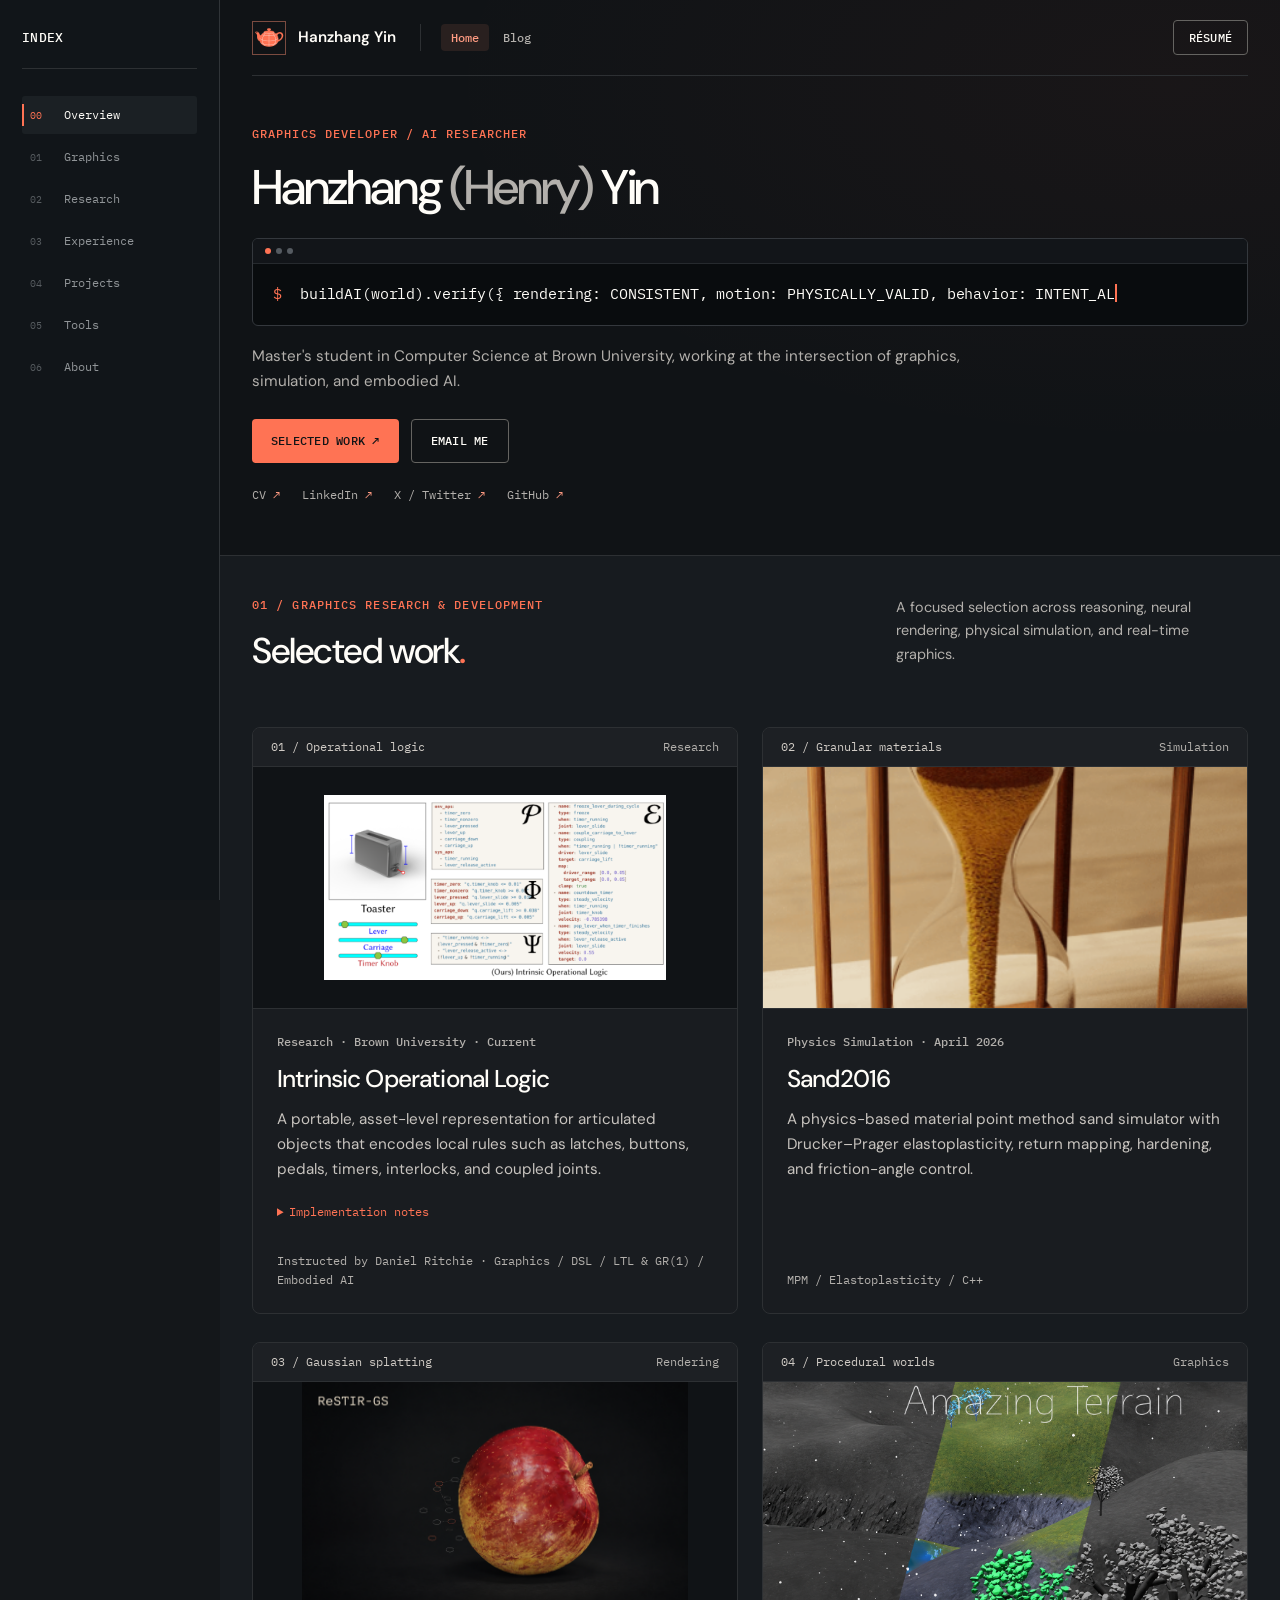
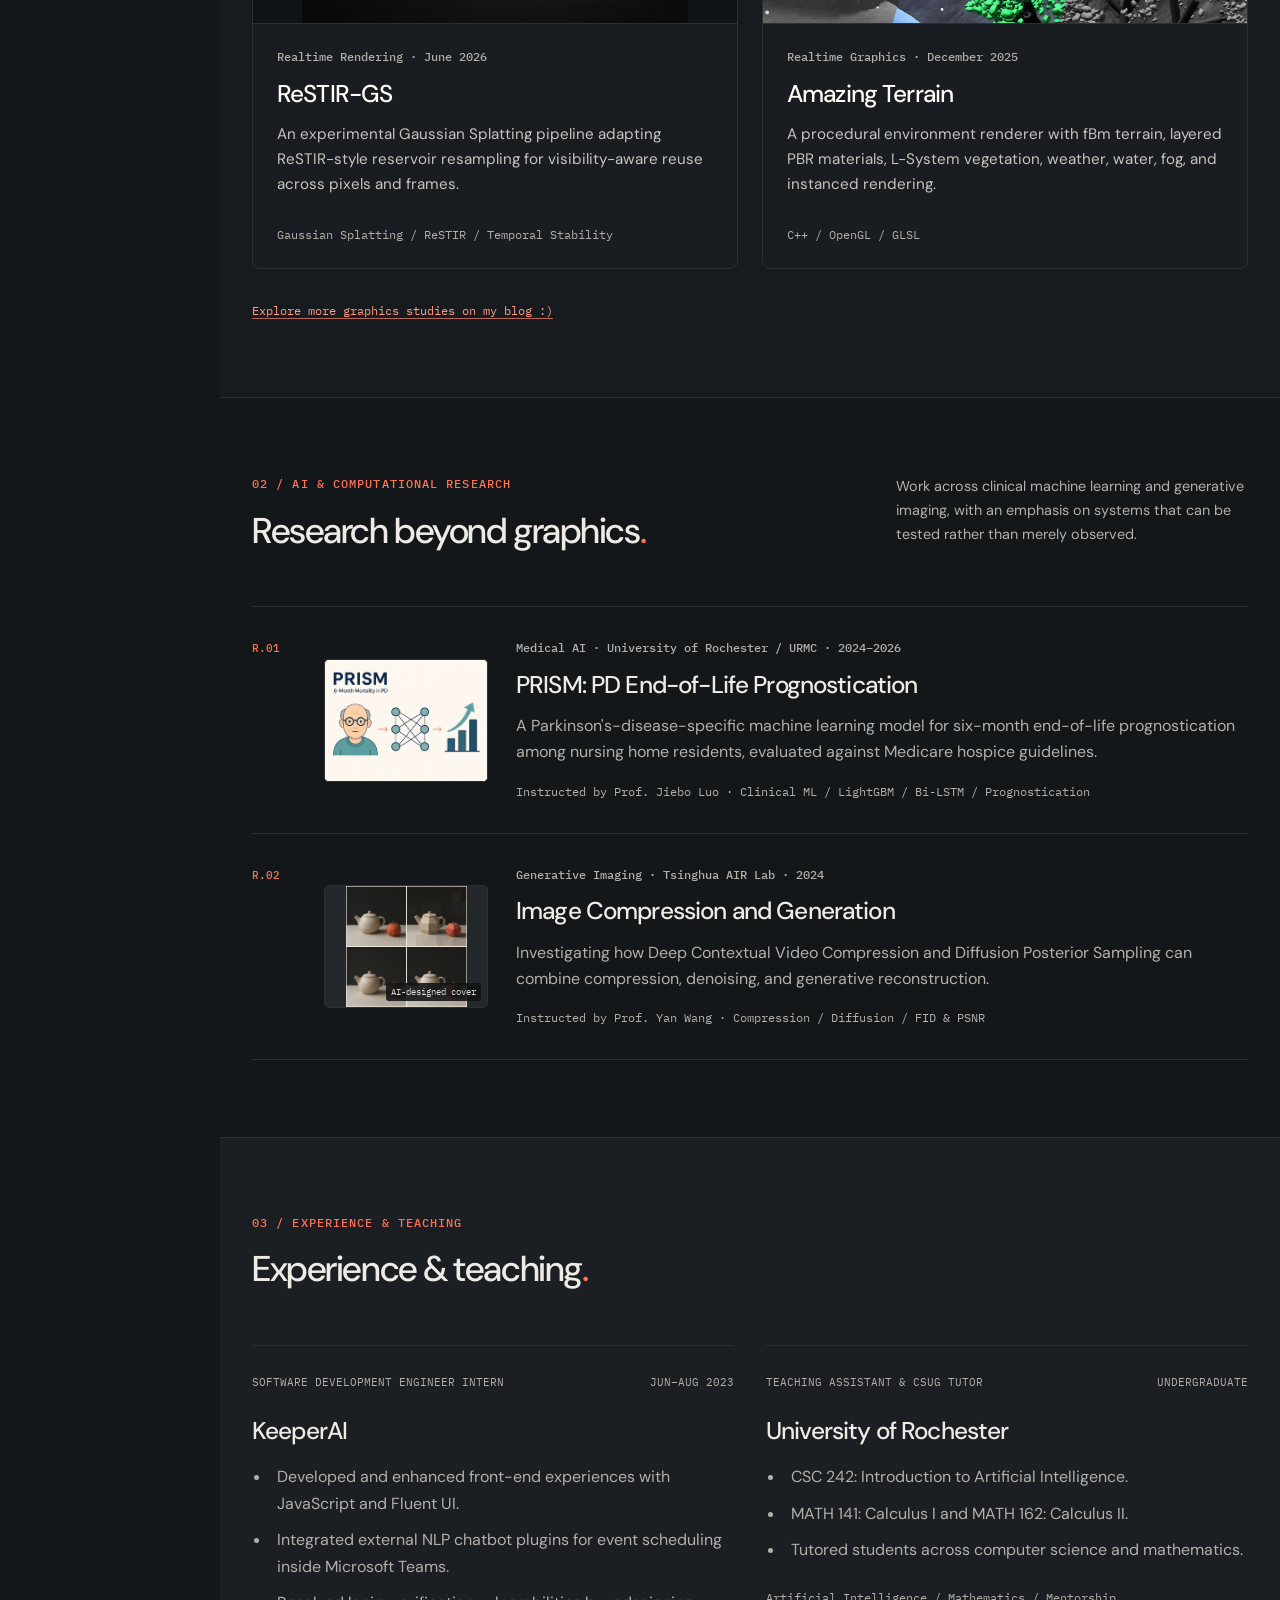
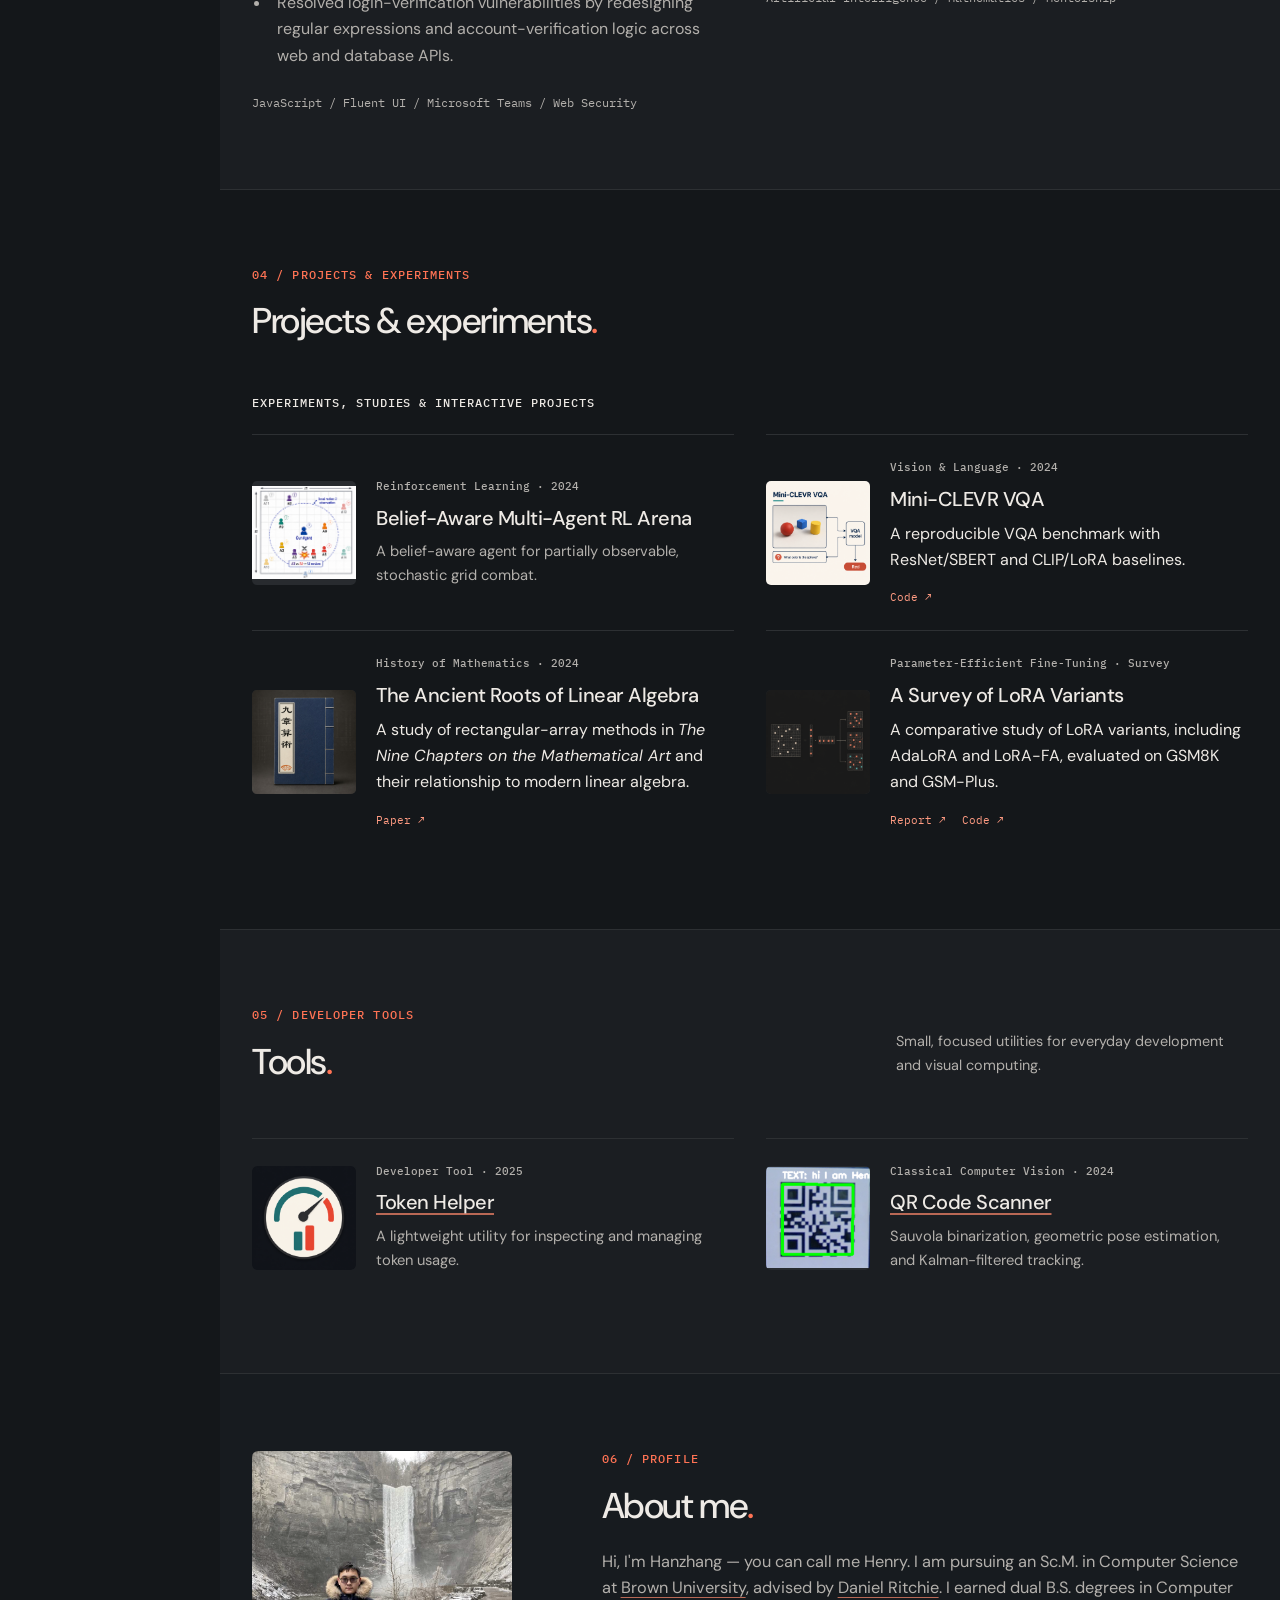
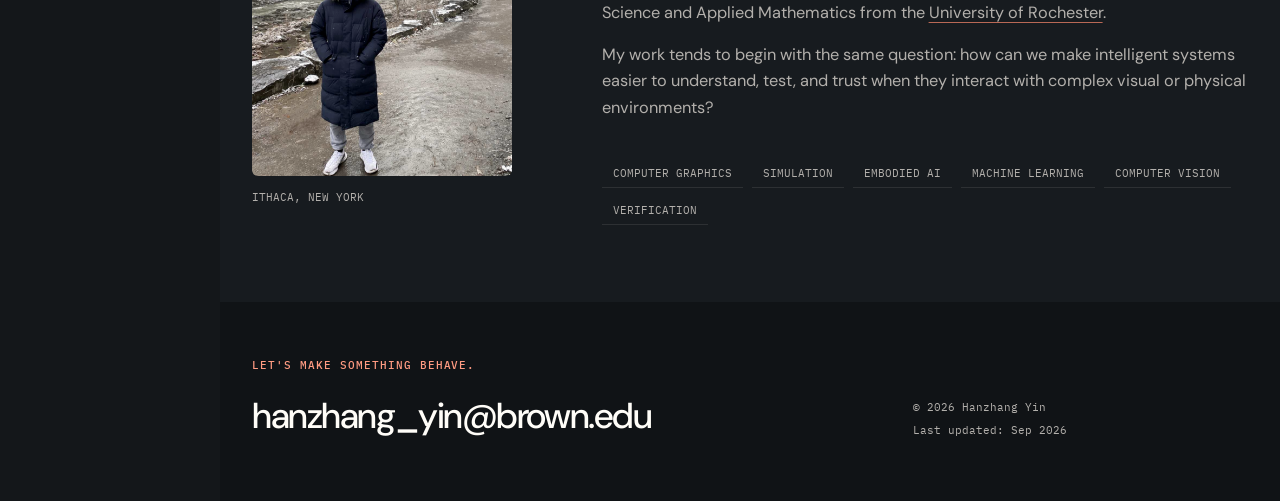
<file: index.html>
<!doctype html>
<html lang="en">
  <head>
    <meta charset="utf-8">
    <meta name="viewport" content="width=device-width, initial-scale=1">
    <meta
      name="description"
      content="Hanzhang (Henry) Yin builds graphics, simulation, and embodied AI systems that make digital worlds look right, move right, and behave as intended."
    >
    <meta name="theme-color" content="#101316">
    <title>Hanzhang (Henry) Yin — Graphics, Simulation &amp; Embodied AI</title>
    <link rel="icon" type="image/x-icon" href="images/favicon/favicon.ico">
    <link rel="stylesheet" href="stylesheet.css">
    <script src="slogan.js" defer></script>
    <script src="navigation.js" defer></script>
  </head>

  <body class="with-section-nav">
    <a class="skip-link" href="#main-content">Skip to content</a>

    <header class="site-header">
      <nav class="site-nav shell" aria-label="Primary navigation">
        <div class="site-identity">
          <a class="wordmark" href="#top" aria-label="Hanzhang Yin, home">
            <span class="wordmark-mark" aria-hidden="true"><img src="images/favicon/android-chrome-192x192.png" alt="" width="34" height="34"></span>
            <span>Hanzhang Yin</span>
          </a>
          <div class="page-switch" role="group" aria-label="Page selection">
            <a href="index.html" aria-current="page">Home</a>
            <a href="blog/blog.html">Blog</a>
          </div>
        </div>
        <div class="nav-links">
          <button
            class="section-menu-toggle"
            type="button"
            aria-controls="section-navigation"
            aria-expanded="false"
            aria-label="Open page index"
          >
            <span aria-hidden="true">›</span>
          </button>
          <a class="nav-resume" href="data/CV_HanzhangYin.pdf">Résumé</a>
        </div>
      </nav>
    </header>

    <div class="section-nav-backdrop" data-section-nav-dismiss aria-hidden="true"></div>
    <aside class="section-nav" id="section-navigation" aria-label="Page sections">
      <div class="section-nav-header">
        <div>
          <strong>Index</strong>
        </div>
        <button class="section-nav-close" type="button" data-section-nav-dismiss aria-label="Close section navigation">×</button>
      </div>
      <nav class="section-nav-links" aria-label="Portfolio section navigation">
        <a href="#top" data-section-link aria-current="location"><span>00</span>Overview</a>
        <a href="#work" data-section-link><span>01</span>Graphics</a>
        <a href="#research" data-section-link><span>02</span>Research</a>
        <a href="#experience" data-section-link><span>03</span>Experience</a>
        <a href="#more-work" data-section-link><span>04</span>Projects</a>
        <a href="#tools" data-section-link><span>05</span>Tools</a>
        <a href="#about" data-section-link><span>06</span>About</a>
      </nav>
    </aside>

    <main id="main-content">
      <section class="hero" id="top">
        <div class="shell intro-layout">
          <div class="hero-copy">
            <p class="eyebrow">Graphics developer / AI researcher</p>
            <h1>Hanzhang <span class="preferred-name">(Henry)</span> Yin</h1>
            <div class="cli-window" aria-label="Personal statement terminal">
              <div class="cli-titlebar" aria-hidden="true">
                <span class="cli-dots"><i></i><i></i><i></i></span>
              </div>
              <p class="hero-lede cli-line" data-typewriter>
                <span class="cli-prompt" aria-hidden="true">$</span>
                <span class="typewriter-source">buildAI(world).verify({ rendering: CONSISTENT, motion: PHYSICALLY_VALID, behavior: INTENT_ALIGNED });</span>
                <span class="cli-cursor" aria-hidden="true"></span>
              </p>
            </div>
            <p class="hero-note">
              Master's student in Computer Science at Brown University, working at
              the intersection of graphics, simulation, and embodied AI.
            </p>
            <div class="hero-actions">
              <a class="button button-primary" href="#work">Selected work ↗</a>
              <a class="button button-quiet" href="mailto:hanzhang_yin@brown.edu">Email me</a>
            </div>
            <div class="profile-links" aria-label="Profile links">
              <a href="data/CV_HanzhangYin.pdf">CV</a>
              <a href="https://www.linkedin.com/in/henryyin12/" target="_blank" rel="noopener noreferrer">LinkedIn</a>
              <a href="https://x.com/HenryRuuu" target="_blank" rel="noopener noreferrer">X / Twitter</a>
              <a href="https://github.com/Fight-Ronin/" target="_blank" rel="noopener noreferrer">GitHub</a>
            </div>
          </div>
        </div>
      </section>

      <section class="section section-dark" id="work">
        <div class="shell">
          <div class="section-heading section-heading-dark">
            <div>
              <p class="section-index">01 / Graphics Research &amp; Development</p>
              <h2>Selected work<span class="heading-period">.</span></h2>
            </div>
            <p>
              A focused selection across reasoning, neural rendering, physical
              simulation, and real-time graphics.
            </p>
          </div>

          <div class="featured-grid">
            <article class="project-card project-card-wide">
              <div class="viewport-label"><span>01 / Operational logic</span><span>Research</span></div>
              <a class="project-image image-contain" href="images/IOL.png" target="_blank" rel="noopener noreferrer" aria-label="Enlarge the Intrinsic Operational Logic diagram">
                <img
                  src="images/IOL.png"
                  alt="Diagram of the Intrinsic Operational Logic framework"
                  loading="lazy"
                  decoding="async"
                >
              </a>
              <div class="project-copy">
                <p class="project-kicker">Research · Brown University · Current</p>
                <h3 id="iol">Intrinsic Operational Logic</h3>
                <p>
                  A portable, asset-level representation for articulated objects
                  that encodes local rules such as latches, buttons, pedals,
                  timers, interlocks, and coupled joints.
                </p>
                <details class="project-details">
                  <summary>Implementation notes</summary>
                  <p>
                    The system mediates simulator-proposed joint updates and supports
                    LLM-assisted authoring, controller synthesis, and semantic-trace
                    repair for evaluating embodied interaction tasks.
                  </p>
                </details>
                <p class="project-meta">
                  Instructed by Daniel Ritchie · Graphics / DSL / LTL &amp; GR(1) /
                  Embodied AI
                </p>
              </div>
            </article>

            <article class="project-card project-card-tall">
              <div class="viewport-label"><span>02 / Granular materials</span><span>Simulation</span></div>
              <a
                class="project-image"
                href="https://github.com/Fight-Ronin/Sand2016"
                target="_blank"
                rel="noopener noreferrer"
                aria-label="View Sand2016 on GitHub"
              >
                <img
                  src="images/sand2016.png"
                  alt="Material point method sand simulation"
                  loading="lazy"
                  decoding="async"
                >
              </a>
              <div class="project-copy">
                <p class="project-kicker">Physics Simulation · April 2026</p>
                <h3><a href="https://github.com/Fight-Ronin/Sand2016" target="_blank" rel="noopener noreferrer">Sand2016</a></h3>
                <p>
                  A physics-based material point method sand simulator with
                  Drucker–Prager elastoplasticity, return mapping, hardening, and
                  friction-angle control.
                </p>
                <p class="project-meta">MPM / Elastoplasticity / C++</p>
              </div>
            </article>

            <article class="project-card">
              <div class="viewport-label"><span>03 / Gaussian splatting</span><span>Rendering</span></div>
              <a
                class="project-image refined-project-image"
                href="https://github.com/Fight-Ronin/ReSTIR-GS"
                target="_blank"
                rel="noopener noreferrer"
                aria-label="View ReSTIR-GS on GitHub"
              >
                <img
                  src="images/restir_gs-designed.png"
                  loading="lazy"
                  decoding="async"
                >
              </a>
              <div class="project-copy">
                <p class="project-kicker">Realtime Rendering · June 2026</p>
                <h3><a href="https://github.com/Fight-Ronin/ReSTIR-GS" target="_blank" rel="noopener noreferrer">ReSTIR-GS</a></h3>
                <p>
                  An experimental Gaussian Splatting pipeline adapting ReSTIR-style
                  reservoir resampling for visibility-aware reuse across pixels
                  and frames.
                </p>
                <p class="project-meta">Gaussian Splatting / ReSTIR / Temporal Stability</p>
              </div>
            </article>

            <article class="project-card">
              <div class="viewport-label"><span>04 / Procedural worlds</span><span>Graphics</span></div>
              <a
                class="project-image"
                href="https://github.com/Fight-Ronin/Amazing-Terrain"
                target="_blank"
                rel="noopener noreferrer"
                aria-label="View Amazing Terrain on GitHub"
              >
                <img
                  src="images/Amazing_Terrain.png"
                  alt="Realtime procedurally generated terrain and vegetation"
                  loading="lazy"
                  decoding="async"
                >
              </a>
              <div class="project-copy">
                <p class="project-kicker">Realtime Graphics · December 2025</p>
                <h3><a href="https://github.com/Fight-Ronin/Amazing-Terrain" target="_blank" rel="noopener noreferrer">Amazing Terrain</a></h3>
                <p>
                  A procedural environment renderer with fBm terrain, layered PBR
                  materials, L-System vegetation, weather, water, fog, and
                  instanced rendering.
                </p>
                <p class="project-meta">C++ / OpenGL / GLSL</p>
              </div>
            </article>
          </div>

          <p class="collection-link"><a href="blog/studies/blog-studies-graphics.html#graphics-studies">Explore more graphics studies on my blog :)</a></p>
        </div>
      </section>

      <section class="section section-paper" id="research">
        <div class="shell">
          <div class="section-heading">
            <div>
              <p class="section-index">02 / AI &amp; Computational Research</p>
              <h2>Research beyond graphics<span class="heading-period">.</span></h2>
            </div>
            <p>
              Work across clinical machine learning and generative imaging, with
              an emphasis on systems that can be tested rather than merely observed.
            </p>
          </div>

          <div class="research-list">
            <article class="research-row">
              <div class="research-number">R.01</div>
              <div class="research-image refined-project-image">
                <img
                  src="images/PD_hospice-designed.png"
                  alt="PRISM: 6-Month Mortality in PD. An older adult, predictive network, and forecast symbol arranged as a left-to-right illustrated workflow"
                  loading="lazy"
                  decoding="async"
                >
              </div>
              <div class="research-copy">
                <p class="project-kicker">Medical AI · University of Rochester / URMC · 2024–2026</p>
                <h3>PRISM: PD End-of-Life Prognostication</h3>
                <p>
                  A Parkinson's-disease-specific machine learning model for
                  six-month end-of-life prognostication among nursing home
                  residents, evaluated against Medicare hospice guidelines.
                </p>
                <p class="project-meta">Instructed by Prof. Jiebo Luo · Clinical ML / LightGBM / Bi-LSTM / Prognostication</p>
              </div>
            </article>

            <article class="research-row">
              <div class="research-number">R.02</div>
              <div class="research-image refined-project-image dark-cover">
                <img
                  src="images/DCVC_dps.png"
                  alt="AI-designed illustrative comparison of an original scene, block-compressed representation, soft reconstruction, and refined reconstruction"
                  loading="lazy"
                  decoding="async"
                >
                <span class="cover-note">AI-designed cover</span>
              </div>
              <div class="research-copy">
                <p class="project-kicker">Generative Imaging · Tsinghua AIR Lab · 2024</p>
                <h3>Image Compression and Generation</h3>
                <p>
                  Investigating how Deep Contextual Video Compression and
                  Diffusion Posterior Sampling can combine compression, denoising,
                  and generative reconstruction.
                </p>
                <p class="project-meta">Instructed by Prof. Yan Wang · Compression / Diffusion / FID &amp; PSNR</p>
              </div>
            </article>

          </div>
        </div>
      </section>

      <section class="section section-cream" id="experience">
        <div class="shell">
          <div class="section-heading compact-heading">
            <div>
              <p class="section-index">03 / Experience &amp; Teaching</p>
              <h2>Experience &amp; teaching<span class="heading-period">.</span></h2>
            </div>
          </div>

          <div class="experience-grid">
            <article class="experience-card">
              <div class="experience-topline">
                <p>Software Development Engineer Intern</p>
                <p>Jun–Aug 2023</p>
              </div>
              <h3>
                <a href="https://keeperai.com/" target="_blank" rel="noopener noreferrer">KeeperAI</a>
              </h3>
              <ul>
                <li>
                  Developed and enhanced front-end experiences with JavaScript and
                  Fluent UI.
                </li>
                <li>
                  Integrated external NLP chatbot plugins for event scheduling
                  inside Microsoft Teams.
                </li>
                <li>
                  Resolved login-verification vulnerabilities by redesigning
                  regular expressions and account-verification logic across web
                  and database APIs.
                </li>
              </ul>
              <p class="project-meta">JavaScript / Fluent UI / Microsoft Teams / Web Security</p>
            </article>

            <article class="experience-card">
              <div class="experience-topline">
                <p>Teaching Assistant &amp; CSUG Tutor</p>
                <p>Undergraduate</p>
              </div>
              <h3>University of Rochester</h3>
              <ul>
                <li>
                  CSC 242: Introduction to Artificial Intelligence.
                </li>
                <li>
                  MATH 141: Calculus I and MATH 162: Calculus II.
                </li>
                <li>
                  Tutored students across computer science and mathematics.
                </li>
              </ul>
              <p class="project-meta">Artificial Intelligence / Mathematics / Mentorship</p>
            </article>
          </div>
        </div>
      </section>

      <section class="section section-paper" id="more-work">
        <div class="shell">
          <div class="section-heading compact-heading">
            <div>
              <p class="section-index">04 / Projects &amp; Experiments</p>
              <h2>Projects &amp; experiments<span class="heading-period">.</span></h2>
            </div>
          </div>

          <h3 class="collection-title">Experiments, studies &amp; interactive projects</h3>
          <div class="work-grid">
            <article class="small-project">
              <a href="data/Arena_RL.pdf" target="_blank" rel="noopener noreferrer">
                <img src="images/Arena_RL.png" alt="Reinforcement learning arena experiment" loading="lazy" decoding="async">
              </a>
              <div>
                <p class="project-kicker">Reinforcement Learning · 2024</p>
                <h4><a href="data/Arena_RL.pdf" target="_blank" rel="noopener noreferrer">Belief-Aware Multi-Agent RL Arena</a></h4>
                <p>A belief-aware agent for partially observable, stochastic grid combat.</p>
              </div>
            </article>

            <article class="small-project">
              <a href="https://github.com/Fight-Ronin/Mini-CLEVR-VQA-Experiment" target="_blank" rel="noopener noreferrer">
                <img src="images/VQA-designed.png" alt="Illustrative Mini-CLEVR VQA workflow: a red sphere, blue cube, and yellow cylinder plus the question What color is the sphere? feed a VQA model, yielding Red" loading="lazy" decoding="async">
              </a>
              <div>
                <p class="project-kicker">Vision &amp; Language · 2024</p>
                <h4><a href="https://github.com/Fight-Ronin/Mini-CLEVR-VQA-Experiment" target="_blank" rel="noopener noreferrer">Mini-CLEVR VQA</a></h4>
                <p>A reproducible VQA benchmark with ResNet/SBERT and CLIP/LoRA baselines.</p>
                <div class="project-resource-links" aria-label="Mini-CLEVR VQA resources">
                  <a href="https://github.com/Fight-Ronin/Mini-CLEVR-VQA-Experiment" target="_blank" rel="noopener noreferrer">Code ↗</a>
                </div>
              </div>
            </article>

            <article class="small-project">
              <a class="refined-project-image" href="data/An-Analysis-Of-Rectangular-Arrays-In-Ancient-Chinese-Mathmatics.pdf" target="_blank" rel="noopener noreferrer">
                <img src="images/Fangcheng_math.jpg" loading="lazy" decoding="async">
              </a>
              <div>
                <p class="project-kicker">History of Mathematics · 2024</p>
                <h4><a href="data/An-Analysis-Of-Rectangular-Arrays-In-Ancient-Chinese-Mathmatics.pdf" target="_blank" rel="noopener noreferrer">The Ancient Roots of Linear Algebra</a></h4>
                <p>A study of rectangular-array methods in <em>The Nine Chapters on the Mathematical Art</em> and their relationship to modern linear algebra.</p>
                <div class="project-resource-links" aria-label="Ancient linear algebra study resources">
                  <a href="data/An-Analysis-Of-Rectangular-Arrays-In-Ancient-Chinese-Mathmatics.pdf" target="_blank" rel="noopener noreferrer">Paper ↗</a>
                </div>
              </div>
            </article>

            <article class="small-project">
              <a href="data/Survey_to_LoRa_Report.pdf" target="_blank" rel="noopener noreferrer">
                <img src="images/lora-variants-designed-v2.png" alt="Low-rank adaptation visualized as a large matrix decomposed into compact factor matrices and several adapted outputs" loading="lazy" decoding="async">
              </a>
              <div>
                <p class="project-kicker">Parameter-Efficient Fine-Tuning · Survey</p>
                <h4><a href="data/Survey_to_LoRa_Report.pdf" target="_blank" rel="noopener noreferrer">A Survey of LoRA Variants</a></h4>
                <p>A comparative study of LoRA variants, including AdaLoRA and LoRA-FA, evaluated on GSM8K and GSM-Plus.</p>
                <div class="project-resource-links" aria-label="LoRA survey resources">
                  <a href="data/Survey_to_LoRa_Report.pdf" target="_blank" rel="noopener noreferrer">Report ↗</a>
                  <a href="https://github.com/Fight-Ronin/A-Survey-to-LoRa-Variant" target="_blank" rel="noopener noreferrer">Code ↗</a>
                </div>
              </div>
            </article>
          </div>

        </div>
      </section>

      <section class="section section-cream" id="tools" aria-labelledby="tools-heading">
        <div class="shell">
          <div class="section-heading">
            <div>
              <p class="section-index">05 / Developer Tools</p>
              <h2 id="tools-heading">Tools<span class="heading-period">.</span></h2>
            </div>
            <p>Small, focused utilities for everyday development and visual computing.</p>
          </div>

          <div class="work-grid">
            <article class="small-project">
              <a href="https://github.com/Fight-Ronin/token-helper" target="_blank" rel="noopener noreferrer">
                <img src="images/token_helper-designed.png" alt="Token Helper icon: a usage gauge with teal and vermilion bars on a charcoal background" loading="lazy" decoding="async">
              </a>
              <div>
                <p class="project-kicker">Developer Tool · 2025</p>
                <h3><a href="https://github.com/Fight-Ronin/token-helper" target="_blank" rel="noopener noreferrer">Token Helper</a></h3>
                <p>A lightweight utility for inspecting and managing token usage.</p>
              </div>
            </article>

            <article class="small-project">
              <a href="https://github.com/Fight-Ronin/QRCodeDetector" target="_blank" rel="noopener noreferrer">
                <img src="images/QR_scanner.png" alt="QR code scanner and decoder result" loading="lazy" decoding="async">
              </a>
              <div>
                <p class="project-kicker">Classical Computer Vision · 2024</p>
                <h3><a href="https://github.com/Fight-Ronin/QRCodeDetector" target="_blank" rel="noopener noreferrer">QR Code Scanner</a></h3>
                <p>Sauvola binarization, geometric pose estimation, and Kalman-filtered tracking.</p>
              </div>
            </article>
          </div>
        </div>
      </section>

      <section class="section section-about" id="about">
        <div class="shell about-grid">
          <div class="about-portrait">
            <img src="images/HanzhangYin.jpg" alt="Portrait of Hanzhang Yin" loading="lazy" decoding="async">
            <p>Ithaca, New York</p>
          </div>
          <div class="about-copy">
            <p class="section-index">06 / Profile</p>
            <h2>About me<span class="heading-period">.</span></h2>
            <p class="about-lede">
              Hi, I'm Hanzhang — you can call me Henry. I am pursuing an Sc.M. in
              Computer Science at
              <a href="https://cs.brown.edu/" target="_blank" rel="noopener noreferrer">Brown University</a>,
              advised by
              <a href="https://dritchie.github.io/" target="_blank" rel="noopener noreferrer">Daniel Ritchie</a>.
              I earned dual B.S. degrees in Computer Science and Applied Mathematics from the
              <a href="https://www.rochester.edu/" target="_blank" rel="noopener noreferrer">University of Rochester</a>.
            </p>
            <p>
              My work tends to begin with the same question: how can we make
              intelligent systems easier to understand, test, and trust when they
              interact with complex visual or physical environments?
            </p>
            <div class="interests" aria-label="Technical interests">
              <span>Computer Graphics</span>
              <span>Simulation</span>
              <span>Embodied AI</span>
              <span>Machine Learning</span>
              <span>Computer Vision</span>
              <span>Verification</span>
            </div>
          </div>
        </div>
      </section>
    </main>

    <footer class="site-footer">
      <div class="shell footer-grid">
        <div>
          <p class="footer-kicker">Let's make something behave.</p>
          <a class="footer-email" href="mailto:hanzhang_yin@brown.edu">hanzhang_yin@brown.edu</a>
        </div>
        <div class="footer-meta">
          <p>© 2026 Hanzhang Yin</p>
          <p>Last updated: Sep 2026</p>
        </div>
      </div>
    </footer>
  </body>
</html>
</file>
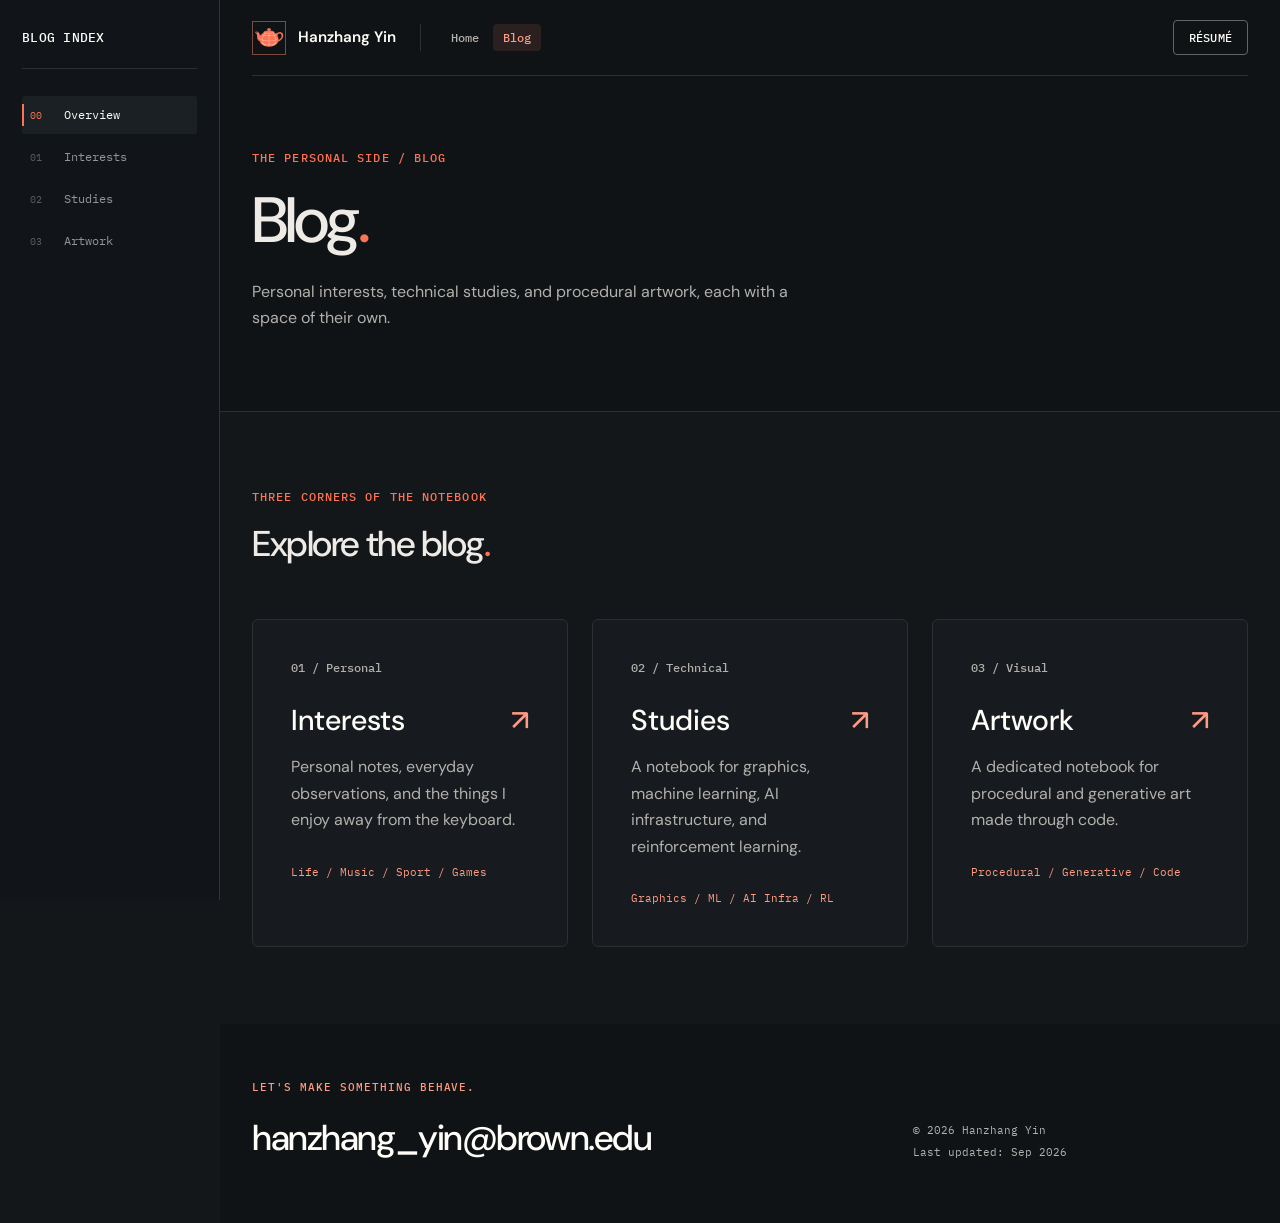
<file: blog/blog.html>
<!doctype html>
<html lang="en">
  <head>
    <meta charset="utf-8">
    <meta name="viewport" content="width=device-width, initial-scale=1">
    <meta name="description" content="Personal interests, technical studies, and procedural artwork, each with a space of their own.">
    <meta name="theme-color" content="#101316">
    <title>Blog — Hanzhang (Henry) Yin</title>
    <link rel="icon" type="image/x-icon" href="../images/favicon/favicon.ico">
    <link rel="stylesheet" href="../stylesheet.css">
    <script src="../navigation.js" defer></script>
  </head>
  <body class="blog-page with-section-nav">
    <a class="skip-link" href="#main-content">Skip to content</a>
    <header class="site-header">
      <nav class="site-nav shell" aria-label="Primary navigation">
        <div class="site-identity">
          <a class="wordmark" href="../index.html" aria-label="Hanzhang Yin, home">
            <span class="wordmark-mark" aria-hidden="true"><img src="../images/favicon/android-chrome-192x192.png" alt="" width="34" height="34"></span>
            <span>Hanzhang Yin</span>
          </a>
          <div class="page-switch" role="group" aria-label="Page selection">
            <a href="../index.html">Home</a>
            <a href="blog.html" aria-current="page">Blog</a>
          </div>
        </div>
        <div class="nav-links">
          <button class="section-menu-toggle" type="button" aria-controls="section-navigation" aria-expanded="false" aria-label="Open page index">
            <span aria-hidden="true">›</span>
          </button>
          <a class="nav-resume" href="../data/CV_HanzhangYin.pdf">Résumé</a>
        </div>
      </nav>
    </header>

    <div class="section-nav-backdrop" data-section-nav-dismiss aria-hidden="true"></div>
    <aside class="section-nav" id="section-navigation" aria-label="Blog index">
      <div class="section-nav-header">
        <div><strong>Blog index</strong></div>
        <button class="section-nav-close" type="button" data-section-nav-dismiss aria-label="Close section navigation">×</button>
      </div>
      <nav class="section-nav-links" aria-label="Blog pages">
        <a href="blog.html" aria-current="page"><span>00</span>Overview</a>
        <a href="interests/blog-interests.html"><span>01</span>Interests</a>
        <a href="studies/blog-studies.html"><span>02</span>Studies</a>
        <a href="artwork/blog-artwork.html"><span>03</span>Artwork</a>
      </nav>
    </aside>

    <main id="main-content">
      <section class="blog-intro" id="top" aria-labelledby="blog-title">
        <div class="shell">
          <p class="eyebrow">The personal side / Blog</p>
          <h1 id="blog-title">Blog<span class="heading-period">.</span></h1>
          <p>Personal interests, technical studies, and procedural artwork, each with a space of their own.</p>
        </div>
      </section>

      <section class="section section-paper" aria-labelledby="browse-heading">
        <div class="shell">
          <div class="section-heading compact-heading">
            <div>
              <p class="section-index">Three corners of the notebook</p>
              <h2 id="browse-heading">Explore the blog<span class="heading-period">.</span></h2>
            </div>
          </div>
          <div class="blog-category-grid">
            <a class="blog-category" href="interests/blog-interests.html" id="notes">
              <span class="project-kicker">01 / Personal</span>
              <h3>Interests <span aria-hidden="true">↗</span></h3>
              <p>Personal notes, everyday observations, and the things I enjoy away from the keyboard.</p>
              <span class="blog-category-meta">Life / Music / Sport / Games</span>
            </a>
            <a class="blog-category" href="studies/blog-studies.html" id="graphics-studies">
              <span class="project-kicker">02 / Technical</span>
              <h3>Studies <span aria-hidden="true">↗</span></h3>
              <p>A notebook for graphics, machine learning, AI infrastructure, and reinforcement learning.</p>
              <span class="blog-category-meta">Graphics / ML / AI Infra / RL</span>
            </a>
            <a class="blog-category" href="artwork/blog-artwork.html" id="artwork">
              <span class="project-kicker">03 / Visual</span>
              <h3>Artwork <span aria-hidden="true">↗</span></h3>
              <p>A dedicated notebook for procedural and generative art made through code.</p>
              <span class="blog-category-meta">Procedural / Generative / Code</span>
            </a>
          </div>
        </div>
      </section>
    </main>

    <footer class="site-footer">
      <div class="shell footer-grid">
        <div>
          <p class="footer-kicker">Let's make something behave.</p>
          <a class="footer-email" href="mailto:hanzhang_yin@brown.edu">hanzhang_yin@brown.edu</a>
        </div>
        <div class="footer-meta">
          <p>© 2026 Hanzhang Yin</p>
          <p>Last updated: Sep 2026</p>
        </div>
      </div>
    </footer>
  </body>
</html>
</file>
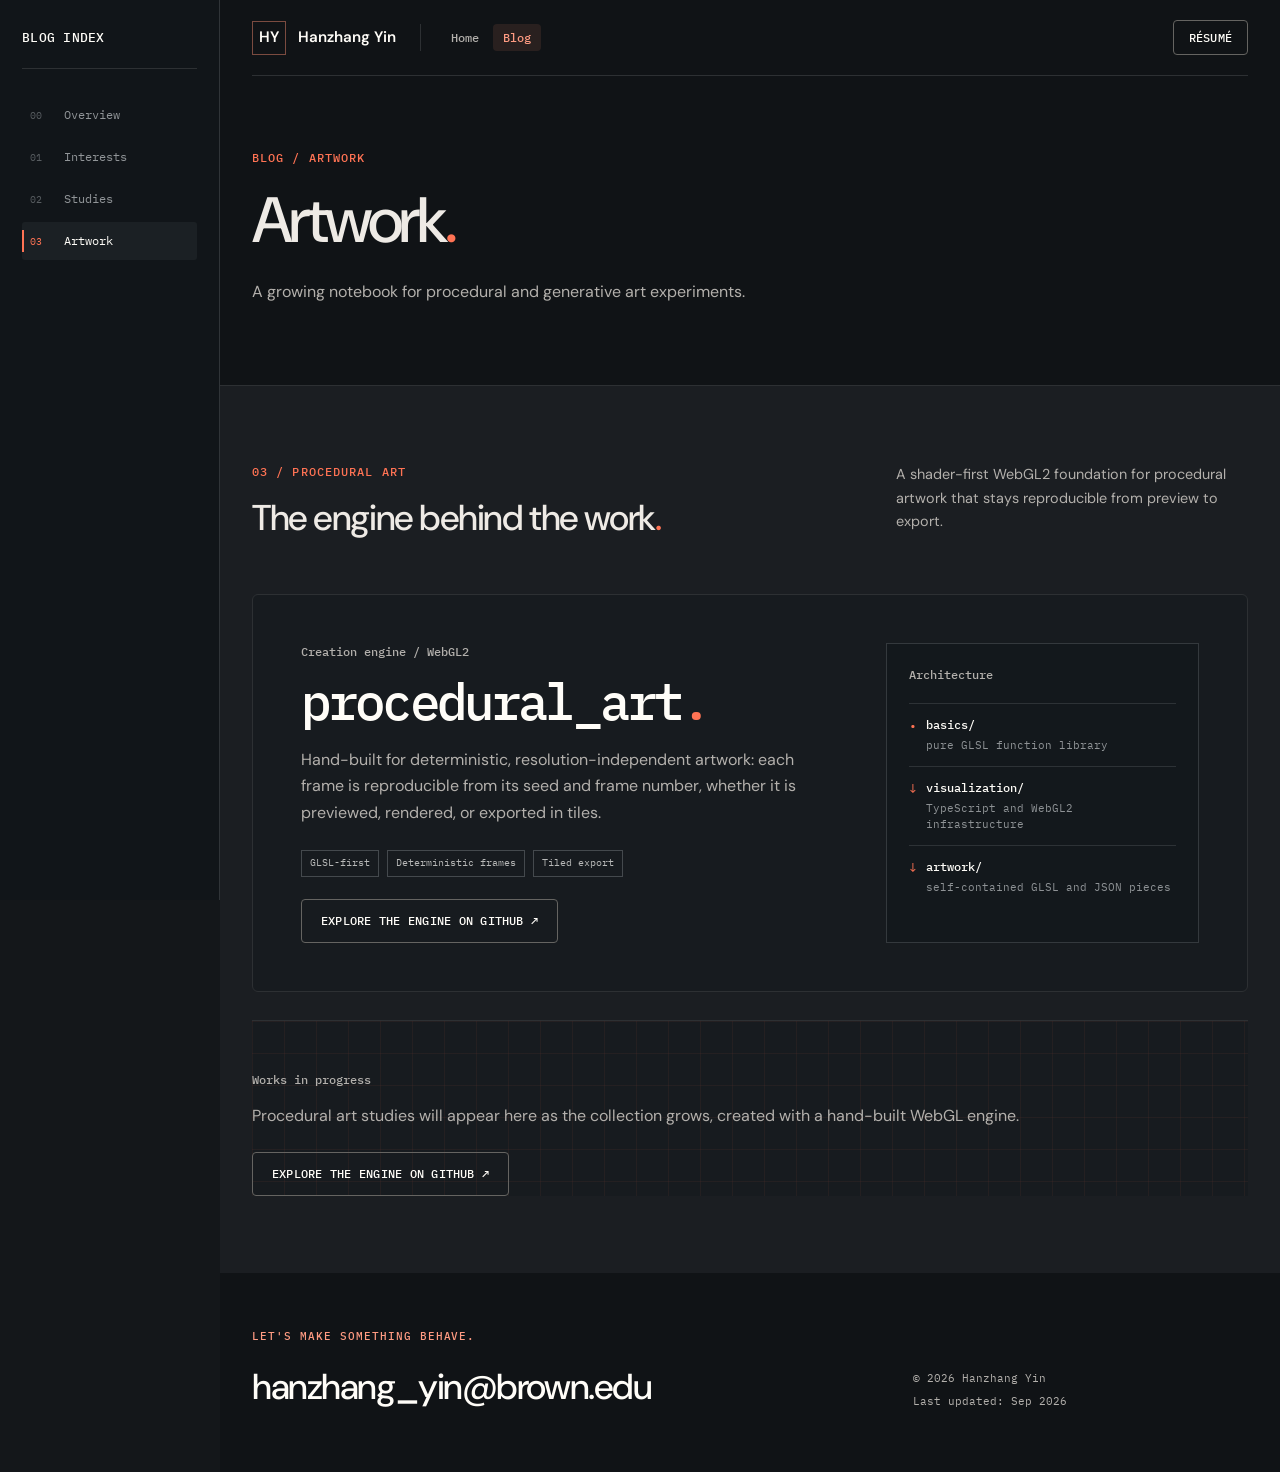
<file: blog/artwork/blog-artwork.html>
<!doctype html>
<html lang="en">
  <head>
    <meta charset="utf-8">
    <meta name="viewport" content="width=device-width, initial-scale=1">
    <meta name="description" content="A growing notebook for procedural and generative art experiments by Hanzhang Yin.">
    <meta name="theme-color" content="#101316">
    <title>Artwork — Blog — Hanzhang (Henry) Yin</title>
    <link rel="icon" type="image/x-icon" href="../../images/favicon/favicon.ico">
    <link rel="stylesheet" href="../../stylesheet.css">
    <script src="../../navigation.js" defer></script>
  </head>
  <body class="blog-page artwork-page with-section-nav">
    <a class="skip-link" href="#main-content">Skip to content</a>
    <header class="site-header">
      <nav class="site-nav shell" aria-label="Primary navigation">
        <div class="site-identity">
          <a class="wordmark" href="../../index.html" aria-label="Hanzhang Yin, home">
            <span class="wordmark-mark" aria-hidden="true">HY</span>
            <span>Hanzhang Yin</span>
          </a>
          <div class="page-switch" role="group" aria-label="Page selection">
            <a href="../../index.html">Home</a>
            <a href="../blog.html" aria-current="true">Blog</a>
          </div>
        </div>
        <div class="nav-links">
          <button class="section-menu-toggle" type="button" aria-controls="section-navigation" aria-expanded="false" aria-label="Open page index">
            <span aria-hidden="true">›</span>
          </button>
          <a class="nav-resume" href="../../data/CV_HanzhangYin.pdf">Résumé</a>
        </div>
      </nav>
    </header>

    <div class="section-nav-backdrop" data-section-nav-dismiss aria-hidden="true"></div>
    <aside class="section-nav" id="section-navigation" aria-label="Blog index">
      <div class="section-nav-header">
        <div><strong>Blog index</strong></div>
        <button class="section-nav-close" type="button" data-section-nav-dismiss aria-label="Close section navigation">×</button>
      </div>
      <nav class="section-nav-links" aria-label="Blog pages">
        <a href="../blog.html"><span>00</span>Overview</a>
        <a href="../interests/blog-interests.html"><span>01</span>Interests</a>
        <a href="../studies/blog-studies.html"><span>02</span>Studies</a>
        <a href="blog-artwork.html" aria-current="page"><span>03</span>Artwork</a>
      </nav>
    </aside>

    <main id="main-content">
      <section class="blog-intro" id="top" aria-labelledby="blog-title">
        <div class="shell">
          <p class="eyebrow">Blog / Artwork</p>
          <h1 id="blog-title">Artwork<span class="heading-period">.</span></h1>
          <p>A growing notebook for procedural and generative art experiments.</p>
        </div>
      </section>

      <section class="section section-cream" aria-labelledby="artwork-heading">
        <div class="shell">
          <div class="section-heading">
            <div>
              <p class="section-index">03 / Procedural art</p>
              <h2 id="artwork-heading">The engine behind the work<span class="heading-period">.</span></h2>
            </div>
            <p>A shader-first WebGL2 foundation for procedural artwork that stays reproducible from preview to export.</p>
          </div>

          <article class="artwork-engine" aria-labelledby="engine-title">
            <div class="artwork-engine-copy">
              <p class="project-kicker">Creation engine / WebGL2</p>
              <h3 id="engine-title">procedural_art<span class="heading-period">.</span></h3>
              <p>Hand-built for deterministic, resolution-independent artwork: each frame is reproducible from its seed and frame number, whether it is previewed, rendered, or exported in tiles.</p>
              <div class="artwork-engine-traits" aria-label="Engine characteristics">
                <span>GLSL-first</span>
                <span>Deterministic frames</span>
                <span>Tiled export</span>
              </div>
              <div class="artwork-engine-actions">
                <a class="button button-quiet" href="https://github.com/Fight-Ronin/procedural_art" target="_blank" rel="noopener noreferrer">Explore the engine on GitHub ↗</a>
              </div>
            </div>
            <div class="artwork-engine-layers" aria-label="Engine architecture">
              <p class="project-kicker">Architecture</p>
              <ol>
                <li><code>basics/</code><span>pure GLSL function library</span></li>
                <li><code>visualization/</code><span>TypeScript and WebGL2 infrastructure</span></li>
                <li><code>artwork/</code><span>self-contained GLSL and JSON pieces</span></li>
              </ol>
            </div>
          </article>

          <div class="notes-empty artwork-empty">
            <p class="project-kicker">Works in progress</p>
            <p>Procedural art studies will appear here as the collection grows, created with a hand-built WebGL engine.</p>
            <div class="artwork-engine-actions">
              <a class="button button-quiet" href="https://github.com/Fight-Ronin/procedural_art" target="_blank" rel="noopener noreferrer">Explore the engine on GitHub ↗</a>
            </div>
          </div>
        </div>
      </section>
    </main>

    <footer class="site-footer">
      <div class="shell footer-grid">
        <div>
          <p class="footer-kicker">Let's make something behave.</p>
          <a class="footer-email" href="mailto:hanzhang_yin@brown.edu">hanzhang_yin@brown.edu</a>
        </div>
        <div class="footer-meta">
          <p>© 2026 Hanzhang Yin</p>
          <p>Last updated: Sep 2026</p>
        </div>
      </div>
    </footer>
  </body>
</html>
</file>
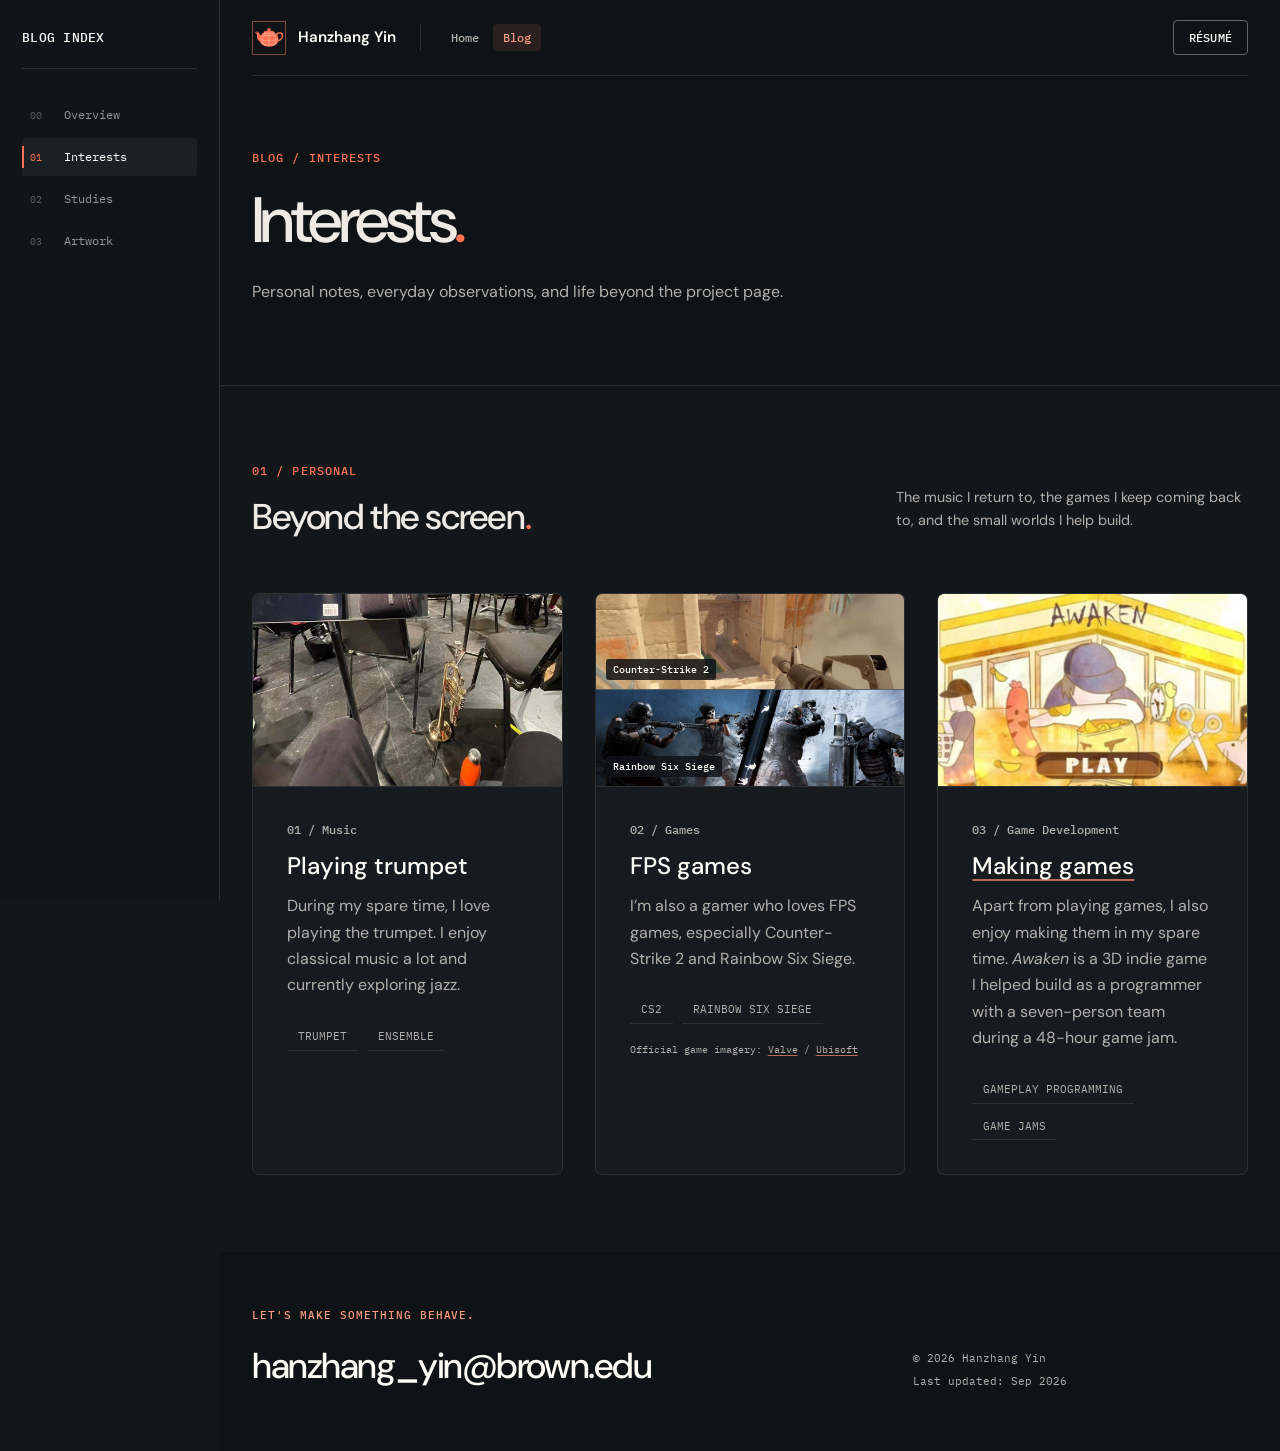
<file: blog/interests/blog-interests.html>
<!doctype html>
<html lang="en">
  <head>
    <meta charset="utf-8">
    <meta name="viewport" content="width=device-width, initial-scale=1">
    <meta name="description" content="Personal notes, everyday observations, and life beyond the project page.">
    <meta name="theme-color" content="#101316">
    <title>Interests — Blog — Hanzhang (Henry) Yin</title>
    <link rel="icon" type="image/x-icon" href="../../images/favicon/favicon.ico">
    <link rel="stylesheet" href="../../stylesheet.css">
    <script src="../../navigation.js" defer></script>
  </head>
  <body class="blog-page with-section-nav">
    <a class="skip-link" href="#main-content">Skip to content</a>
    <header class="site-header">
      <nav class="site-nav shell" aria-label="Primary navigation">
        <div class="site-identity">
          <a class="wordmark" href="../../index.html" aria-label="Hanzhang Yin, home">
            <span class="wordmark-mark" aria-hidden="true"><img src="../../images/favicon/android-chrome-192x192.png" alt="" width="34" height="34"></span>
            <span>Hanzhang Yin</span>
          </a>
          <div class="page-switch" role="group" aria-label="Page selection">
            <a href="../../index.html">Home</a>
            <a href="../blog.html" aria-current="true">Blog</a>
          </div>
        </div>
        <div class="nav-links">
          <button class="section-menu-toggle" type="button" aria-controls="section-navigation" aria-expanded="false" aria-label="Open page index">
            <span aria-hidden="true">›</span>
          </button>
          <a class="nav-resume" href="../../data/CV_HanzhangYin.pdf">Résumé</a>
        </div>
      </nav>
    </header>

    <div class="section-nav-backdrop" data-section-nav-dismiss aria-hidden="true"></div>
    <aside class="section-nav" id="section-navigation" aria-label="Blog index">
      <div class="section-nav-header">
        <div><strong>Blog index</strong></div>
        <button class="section-nav-close" type="button" data-section-nav-dismiss aria-label="Close section navigation">×</button>
      </div>
      <nav class="section-nav-links" aria-label="Blog pages">
        <a href="../blog.html"><span>00</span>Overview</a>
        <a href="blog-interests.html" aria-current="page"><span>01</span>Interests</a>
        <a href="../studies/blog-studies.html"><span>02</span>Studies</a>
        <a href="../artwork/blog-artwork.html"><span>03</span>Artwork</a>
      </nav>
    </aside>

    <main id="main-content">
      <section class="blog-intro" id="top" aria-labelledby="blog-title">
        <div class="shell">
          <p class="eyebrow">Blog / Interests</p>
          <h1 id="blog-title">Interests<span class="heading-period">.</span></h1>
          <p>Personal notes, everyday observations, and life beyond the project page.</p>
        </div>
      </section>

      <section class="section section-paper" id="notes" aria-labelledby="notes-heading">
        <div class="shell">
          <div class="section-heading">
            <div>
              <p class="section-index">01 / Personal</p>
              <h2 id="notes-heading">Beyond the screen<span class="heading-period">.</span></h2>
            </div>
            <p>The music I return to, the games I keep coming back to, and the small worlds I help build.</p>
          </div>
          <div class="interest-stories">
            <article class="interest-story">
              <figure class="interest-visual interest-visual-trumpet">
                <img
                  src="../../images/funFacts/trumpet_RC_2.jpg"
                  alt="A trumpet beside music stands and chairs in a rehearsal hall"
                  loading="lazy"
                  decoding="async"
                >
              </figure>
              <div class="interest-copy">
                <p class="project-kicker">01 / Music</p>
                <h3>Playing trumpet</h3>
                <p>During my spare time, I love playing the trumpet. I enjoy classical music a lot and currently exploring jazz.</p>
                <div class="interests" aria-label="Music interests">
                  <span>Trumpet</span>
                  <span>Ensemble</span>
                </div>
              </div>
            </article>

            <article class="interest-story">
              <figure class="interest-visual fps-gallery">
                <a href="https://store.steampowered.com/app/730/CounterStrike_2/" target="_blank" rel="noopener noreferrer">
                  <img
                    src="../../images/funFacts/cs2-official.jpg"
                    alt="Official Counter-Strike 2 gameplay screenshot showing a first-person firefight through smoke"
                    loading="lazy"
                    decoding="async"
                  >
                  <span>Counter-Strike 2</span>
                </a>
                <a href="https://store.steampowered.com/app/359550/Tom_Clancys_Rainbow_Six_Siege/" target="_blank" rel="noopener noreferrer">
                  <img
                    src="../../images/funFacts/r6-official.jpg"
                    alt="Official Rainbow Six Siege artwork showing attackers and defenders breaching a wall"
                    loading="lazy"
                    decoding="async"
                  >
                  <span>Rainbow Six Siege</span>
                </a>
              </figure>
              <div class="interest-copy">
                <p class="project-kicker">02 / Games</p>
                <h3>FPS games</h3>
                <p>I’m also a gamer who loves FPS games, especially Counter-Strike 2 and Rainbow Six Siege.</p>
                <div class="interests" aria-label="Favorite games">
                  <span>CS2</span>
                  <span>Rainbow Six Siege</span>
                </div>
                <p class="image-credit">
                  Official game imagery:
                  <a href="https://store.steampowered.com/app/730/CounterStrike_2/" target="_blank" rel="noopener noreferrer">Valve</a>
                  /
                  <a href="https://store.steampowered.com/app/359550/Tom_Clancys_Rainbow_Six_Siege/" target="_blank" rel="noopener noreferrer">Ubisoft</a>
                </p>
              </div>
            </article>

            <article class="interest-story">
              <figure class="interest-visual">
                <a href="https://henry-yin.itch.io/awaken" target="_blank" rel="noopener noreferrer">
                  <img
                    src="../../images/awaken.png"
                    alt="A surreal scene from the 3D indie game Awaken"
                    loading="lazy"
                    decoding="async"
                  >
                </a>
              </figure>
              <div class="interest-copy">
                <p class="project-kicker">03 / Game Development</p>
                <h3><a href="https://henry-yin.itch.io/awaken" target="_blank" rel="noopener noreferrer">Making games</a></h3>
                <p>Apart from playing games, I also enjoy making them in my spare time. <em>Awaken</em> is a 3D indie game I helped build as a programmer with a seven-person team during a 48-hour game jam.</p>
                <div class="interests" aria-label="Game development interests">
                  <span>Gameplay Programming</span>
                  <span>Game Jams</span>
                </div>
              </div>
            </article>
          </div>
        </div>
      </section>

    </main>

    <footer class="site-footer">
      <div class="shell footer-grid">
        <div>
          <p class="footer-kicker">Let's make something behave.</p>
          <a class="footer-email" href="mailto:hanzhang_yin@brown.edu">hanzhang_yin@brown.edu</a>
        </div>
        <div class="footer-meta">
          <p>© 2026 Hanzhang Yin</p>
          <p>Last updated: Sep 2026</p>
        </div>
      </div>
    </footer>
  </body>
</html>
</file>
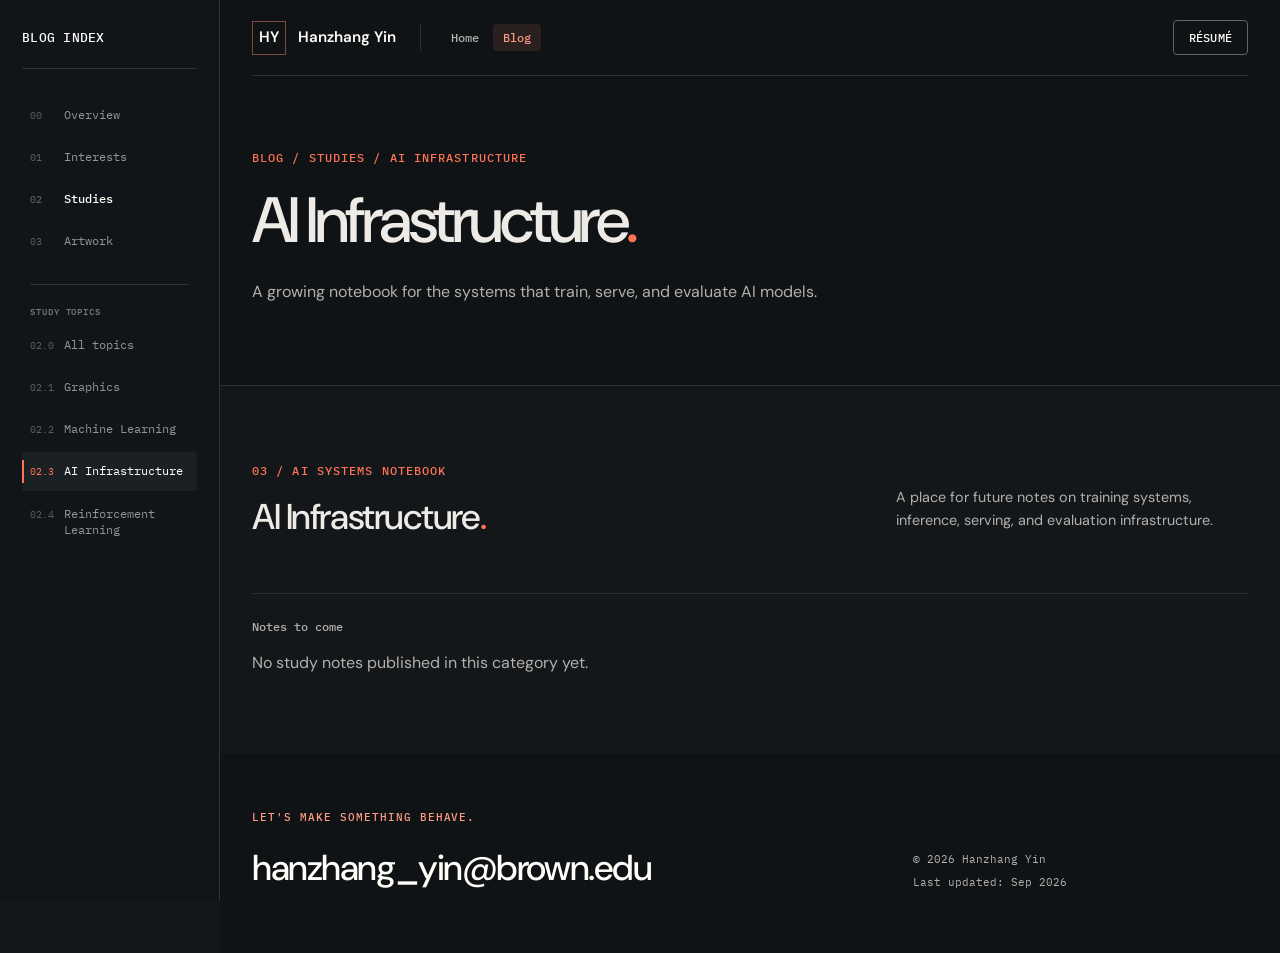
<file: blog/studies/blog-studies-ai-infrastructure.html>
<!doctype html>
<html lang="en">
  <head>
    <meta charset="utf-8">
    <meta name="viewport" content="width=device-width, initial-scale=1">
    <meta name="description" content="A growing notebook for AI training, inference, serving, and evaluation infrastructure.">
    <meta name="theme-color" content="#101316">
    <title>AI Infrastructure — Studies — Hanzhang (Henry) Yin</title>
    <link rel="icon" type="image/x-icon" href="../../images/favicon/favicon.ico">
    <link rel="stylesheet" href="../../stylesheet.css">
    <script src="../../navigation.js" defer></script>
  </head>
  <body class="blog-page with-section-nav">
    <a class="skip-link" href="#main-content">Skip to content</a>
    <header class="site-header">
      <nav class="site-nav shell" aria-label="Primary navigation">
        <div class="site-identity">
          <a class="wordmark" href="../../index.html" aria-label="Hanzhang Yin, home">
            <span class="wordmark-mark" aria-hidden="true">HY</span>
            <span>Hanzhang Yin</span>
          </a>
          <div class="page-switch" role="group" aria-label="Page selection">
            <a href="../../index.html">Home</a>
            <a href="../blog.html" aria-current="true">Blog</a>
          </div>
        </div>
        <div class="nav-links">
          <button class="section-menu-toggle" type="button" aria-controls="section-navigation" aria-expanded="false" aria-label="Open page index">
            <span aria-hidden="true">›</span>
          </button>
          <a class="nav-resume" href="../../data/CV_HanzhangYin.pdf">Résumé</a>
        </div>
      </nav>
    </header>

    <div class="section-nav-backdrop" data-section-nav-dismiss aria-hidden="true"></div>
    <aside class="section-nav" id="section-navigation" aria-label="Blog index">
      <div class="section-nav-header">
        <div><strong>Blog index</strong></div>
        <button class="section-nav-close" type="button" data-section-nav-dismiss aria-label="Close section navigation">×</button>
      </div>
      <nav class="section-nav-links" aria-label="Blog pages">
        <a href="../blog.html"><span>00</span>Overview</a>
        <a href="../interests/blog-interests.html"><span>01</span>Interests</a>
        <a class="is-ancestor" href="blog-studies.html"><span>02</span>Studies</a>
        <a href="../artwork/blog-artwork.html"><span>03</span>Artwork</a>
      </nav>
      <p class="section-nav-group-label">Study topics</p>
      <nav class="section-nav-links" aria-label="Study topics">
        <a href="blog-studies.html"><span>02.0</span>All topics</a>
        <a href="blog-studies-graphics.html"><span>02.1</span>Graphics</a>
        <a href="blog-studies-ml.html"><span>02.2</span>Machine Learning</a>
        <a href="blog-studies-ai-infrastructure.html" aria-current="page"><span>02.3</span>AI Infrastructure</a>
        <a href="blog-studies-reinforcement-learning.html"><span>02.4</span>Reinforcement Learning</a>
      </nav>
    </aside>

    <main id="main-content">
      <section class="blog-intro" id="top" aria-labelledby="blog-title">
        <div class="shell">
          <p class="eyebrow">Blog / Studies / AI Infrastructure</p>
          <h1 id="blog-title">AI Infrastructure<span class="heading-period">.</span></h1>
          <p>A growing notebook for the systems that train, serve, and evaluate AI models.</p>
        </div>
      </section>

      <section class="section section-paper" aria-labelledby="infra-heading">
        <div class="shell">
          <div class="section-heading">
            <div>
              <p class="section-index">03 / AI systems notebook</p>
              <h2 id="infra-heading">AI Infrastructure<span class="heading-period">.</span></h2>
            </div>
            <p>A place for future notes on training systems, inference, serving, and evaluation infrastructure.</p>
          </div>
          <div class="notes-empty">
            <p class="project-kicker">Notes to come</p>
            <p>No study notes published in this category yet.</p>
          </div>
        </div>
      </section>
    </main>

    <footer class="site-footer">
      <div class="shell footer-grid">
        <div>
          <p class="footer-kicker">Let's make something behave.</p>
          <a class="footer-email" href="mailto:hanzhang_yin@brown.edu">hanzhang_yin@brown.edu</a>
        </div>
        <div class="footer-meta">
          <p>© 2026 Hanzhang Yin</p>
          <p>Last updated: Sep 2026</p>
        </div>
      </div>
    </footer>
  </body>
</html>
</file>
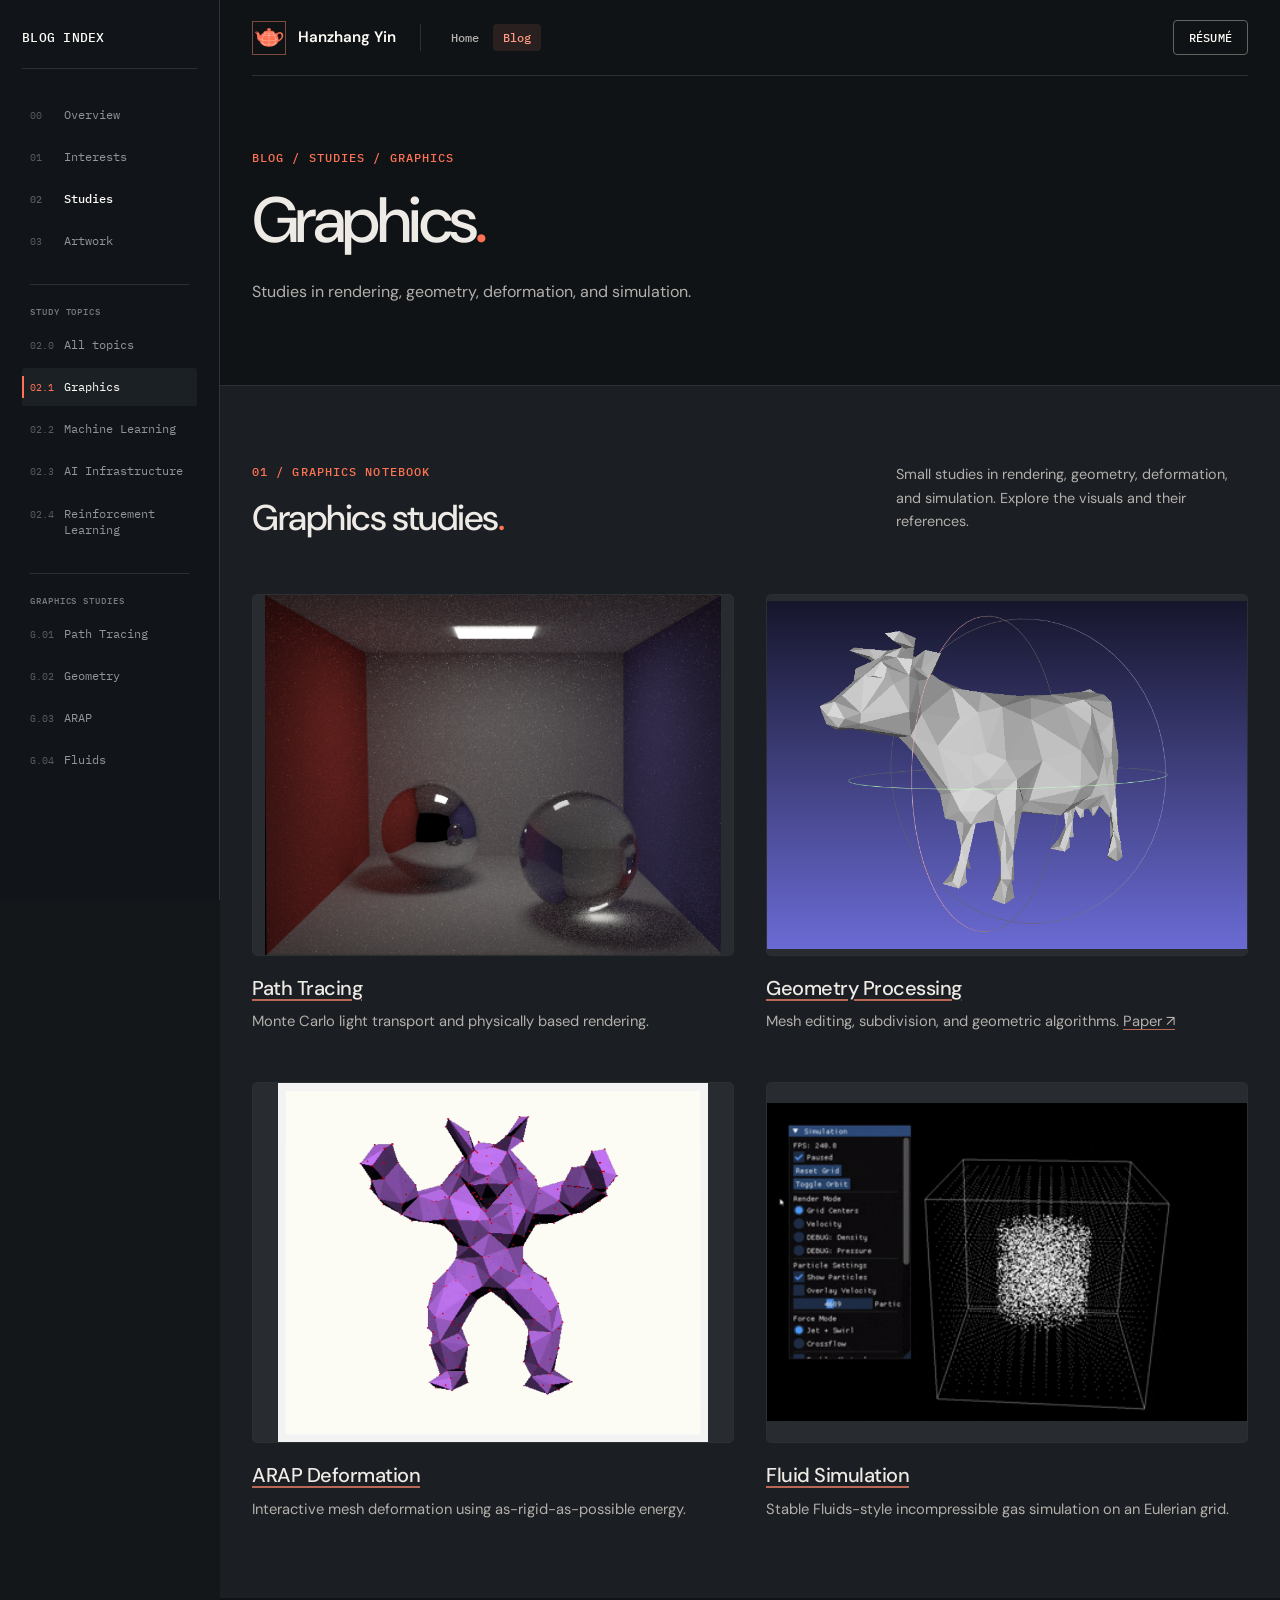
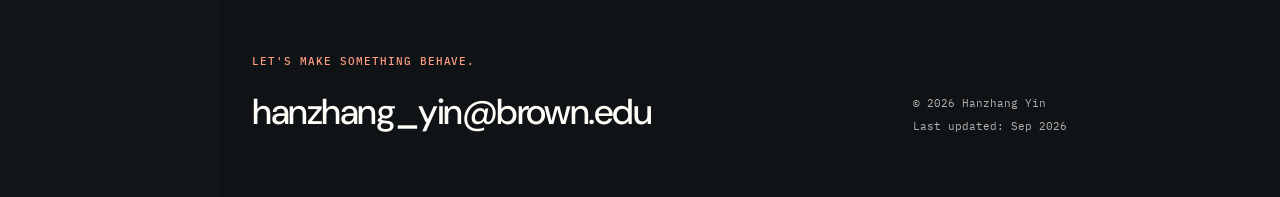
<file: blog/studies/blog-studies-graphics.html>
<!doctype html>
<html lang="en">
  <head>
    <meta charset="utf-8">
    <meta name="viewport" content="width=device-width, initial-scale=1">
    <meta name="description" content="Studies in rendering, geometry, deformation, and simulation.">
    <meta name="theme-color" content="#101316">
    <title>Graphics — Studies — Hanzhang (Henry) Yin</title>
    <link rel="icon" type="image/x-icon" href="../../images/favicon/favicon.ico">
    <link rel="stylesheet" href="../../stylesheet.css">
    <script src="../../navigation.js" defer></script>
  </head>
  <body class="blog-page with-section-nav">
    <a class="skip-link" href="#main-content">Skip to content</a>
    <header class="site-header">
      <nav class="site-nav shell" aria-label="Primary navigation">
        <div class="site-identity">
          <a class="wordmark" href="../../index.html" aria-label="Hanzhang Yin, home">
            <span class="wordmark-mark" aria-hidden="true"><img src="../../images/favicon/android-chrome-192x192.png" alt="" width="34" height="34"></span>
            <span>Hanzhang Yin</span>
          </a>
          <div class="page-switch" role="group" aria-label="Page selection">
            <a href="../../index.html">Home</a>
            <a href="../blog.html" aria-current="true">Blog</a>
          </div>
        </div>
        <div class="nav-links">
          <button class="section-menu-toggle" type="button" aria-controls="section-navigation" aria-expanded="false" aria-label="Open page index">
            <span aria-hidden="true">›</span>
          </button>
          <a class="nav-resume" href="../../data/CV_HanzhangYin.pdf">Résumé</a>
        </div>
      </nav>
    </header>

    <div class="section-nav-backdrop" data-section-nav-dismiss aria-hidden="true"></div>
    <aside class="section-nav" id="section-navigation" aria-label="Blog index">
      <div class="section-nav-header">
        <div><strong>Blog index</strong></div>
        <button class="section-nav-close" type="button" data-section-nav-dismiss aria-label="Close section navigation">×</button>
      </div>
      <nav class="section-nav-links" aria-label="Blog pages">
        <a href="../blog.html"><span>00</span>Overview</a>
        <a href="../interests/blog-interests.html"><span>01</span>Interests</a>
        <a class="is-ancestor" href="blog-studies.html"><span>02</span>Studies</a>
        <a href="../artwork/blog-artwork.html"><span>03</span>Artwork</a>
      </nav>
      <p class="section-nav-group-label">Study topics</p>
      <nav class="section-nav-links" aria-label="Study topics">
        <a href="blog-studies.html"><span>02.0</span>All topics</a>
        <a href="blog-studies-graphics.html" aria-current="page"><span>02.1</span>Graphics</a>
        <a href="blog-studies-ml.html"><span>02.2</span>Machine Learning</a>
        <a href="blog-studies-ai-infrastructure.html"><span>02.3</span>AI Infrastructure</a>
        <a href="blog-studies-reinforcement-learning.html"><span>02.4</span>Reinforcement Learning</a>
      </nav>
      <p class="section-nav-group-label">Graphics studies</p>
      <nav class="section-nav-links" aria-label="Graphics studies">
        <a href="graphics/path-tracing.html"><span>G.01</span>Path Tracing</a>
        <a href="graphics/geometry-processing.html"><span>G.02</span>Geometry</a>
        <a href="graphics/arap-deformation.html"><span>G.03</span>ARAP</a>
        <a href="graphics/fluid-simulation.html"><span>G.04</span>Fluids</a>
      </nav>
    </aside>

    <main id="main-content">
      <section class="blog-intro" id="top" aria-labelledby="blog-title">
        <div class="shell">
          <p class="eyebrow">Blog / Studies / Graphics</p>
          <h1 id="blog-title">Graphics<span class="heading-period">.</span></h1>
          <p>Studies in rendering, geometry, deformation, and simulation.</p>
        </div>
      </section>

      <section class="section section-cream" id="graphics-studies" aria-labelledby="studies-heading">
        <div class="shell">
          <div class="section-heading">
            <div>
              <p class="section-index">01 / Graphics notebook</p>
              <h2 id="studies-heading">Graphics studies<span class="heading-period">.</span></h2>
            </div>
            <p>Small studies in rendering, geometry, deformation, and simulation. Explore the visuals and their references.</p>
          </div>
          <div class="study-grid">
            <article class="study-card">
              <a href="graphics/path-tracing.html">
                <img src="../../images/path_tracer.png" alt="Cornell box path tracing render" loading="lazy" decoding="async">
              </a>
              <h3><a href="graphics/path-tracing.html">Path Tracing</a></h3>
              <p>Monte Carlo light transport and physically based rendering.</p>
            </article>

            <article class="study-card">
              <a href="graphics/geometry-processing.html">
                <img src="../../images/geo_processing.png" alt="Mesh geometry processing demonstration" loading="lazy" decoding="async">
              </a>
              <h3><a href="graphics/geometry-processing.html">Geometry Processing</a></h3>
              <p>
                Mesh editing, subdivision, and geometric algorithms.
                <a href="https://dl.acm.org/doi/epdf/10.1145/258734.258849" target="_blank" rel="noopener noreferrer">Paper ↗</a>
              </p>
            </article>

            <article class="study-card">
              <a href="graphics/arap-deformation.html">
                <img src="../../images/ARAP_armadillo.gif" alt="As-rigid-as-possible armadillo deformation" loading="lazy" decoding="async">
              </a>
              <h3><a href="graphics/arap-deformation.html">ARAP Deformation</a></h3>
              <p>Interactive mesh deformation using as-rigid-as-possible energy.</p>
            </article>

            <article class="study-card">
              <a href="graphics/fluid-simulation.html">
                <img src="../../images/sim.gif" alt="Stable Fluids simulation" loading="lazy" decoding="async">
              </a>
              <h3><a href="graphics/fluid-simulation.html">Fluid Simulation</a></h3>
              <p>Stable Fluids-style incompressible gas simulation on an Eulerian grid.</p>
            </article>
          </div>
        </div>
      </section>
    </main>

    <footer class="site-footer">
      <div class="shell footer-grid">
        <div>
          <p class="footer-kicker">Let's make something behave.</p>
          <a class="footer-email" href="mailto:hanzhang_yin@brown.edu">hanzhang_yin@brown.edu</a>
        </div>
        <div class="footer-meta">
          <p>© 2026 Hanzhang Yin</p>
          <p>Last updated: Sep 2026</p>
        </div>
      </div>
    </footer>
  </body>
</html>
</file>
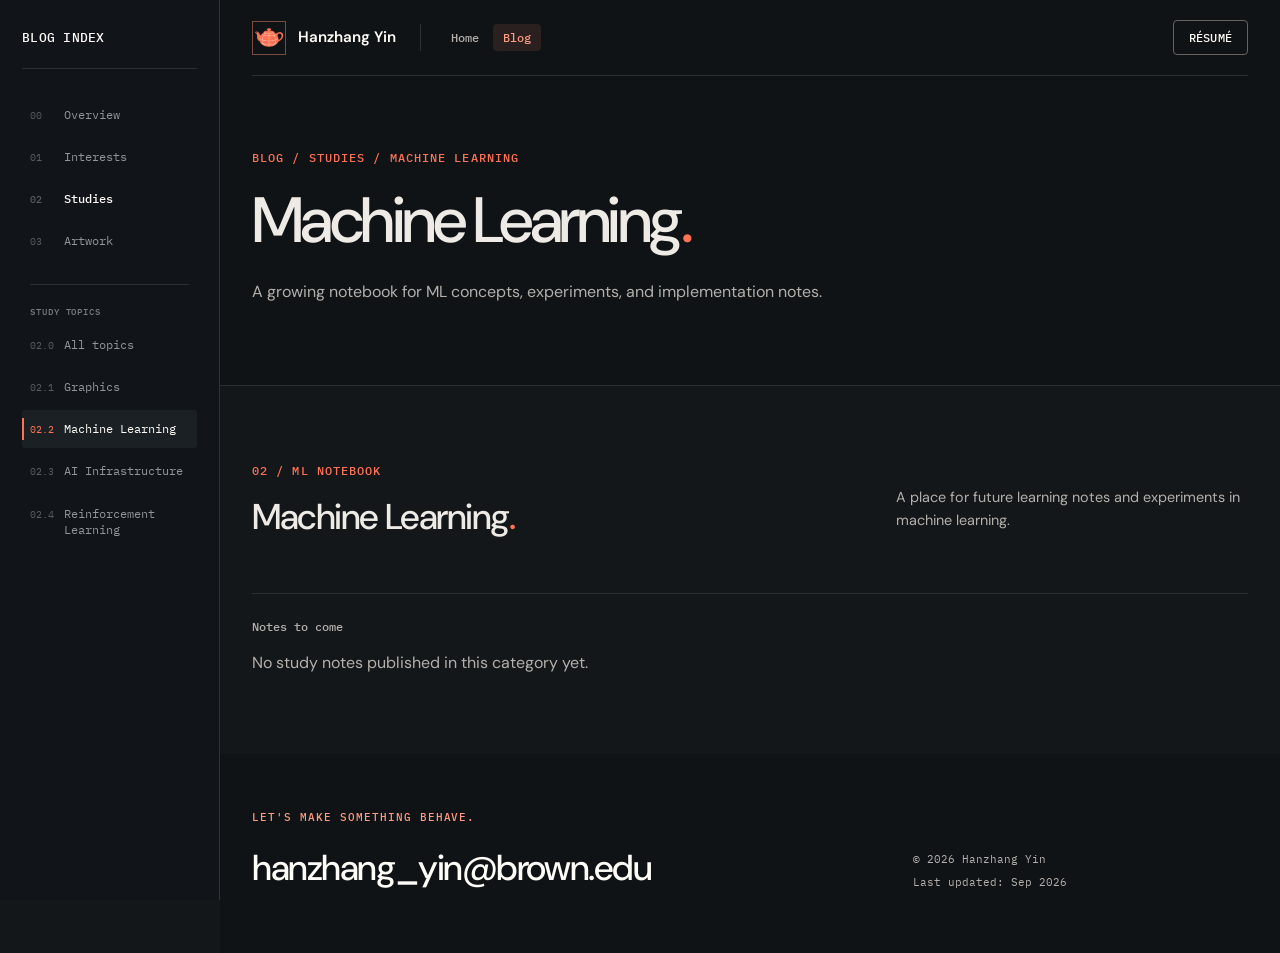
<file: blog/studies/blog-studies-ml.html>
<!doctype html>
<html lang="en">
  <head>
    <meta charset="utf-8">
    <meta name="viewport" content="width=device-width, initial-scale=1">
    <meta name="description" content="A growing notebook for ML concepts, experiments, and implementation notes.">
    <meta name="theme-color" content="#101316">
    <title>Machine Learning — Studies — Hanzhang (Henry) Yin</title>
    <link rel="icon" type="image/x-icon" href="../../images/favicon/favicon.ico">
    <link rel="stylesheet" href="../../stylesheet.css">
    <script src="../../navigation.js" defer></script>
  </head>
  <body class="blog-page with-section-nav">
    <a class="skip-link" href="#main-content">Skip to content</a>
    <header class="site-header">
      <nav class="site-nav shell" aria-label="Primary navigation">
        <div class="site-identity">
          <a class="wordmark" href="../../index.html" aria-label="Hanzhang Yin, home">
            <span class="wordmark-mark" aria-hidden="true"><img src="../../images/favicon/android-chrome-192x192.png" alt="" width="34" height="34"></span>
            <span>Hanzhang Yin</span>
          </a>
          <div class="page-switch" role="group" aria-label="Page selection">
            <a href="../../index.html">Home</a>
            <a href="../blog.html" aria-current="true">Blog</a>
          </div>
        </div>
        <div class="nav-links">
          <button class="section-menu-toggle" type="button" aria-controls="section-navigation" aria-expanded="false" aria-label="Open page index">
            <span aria-hidden="true">›</span>
          </button>
          <a class="nav-resume" href="../../data/CV_HanzhangYin.pdf">Résumé</a>
        </div>
      </nav>
    </header>

    <div class="section-nav-backdrop" data-section-nav-dismiss aria-hidden="true"></div>
    <aside class="section-nav" id="section-navigation" aria-label="Blog index">
      <div class="section-nav-header">
        <div><strong>Blog index</strong></div>
        <button class="section-nav-close" type="button" data-section-nav-dismiss aria-label="Close section navigation">×</button>
      </div>
      <nav class="section-nav-links" aria-label="Blog pages">
        <a href="../blog.html"><span>00</span>Overview</a>
        <a href="../interests/blog-interests.html"><span>01</span>Interests</a>
        <a class="is-ancestor" href="blog-studies.html"><span>02</span>Studies</a>
        <a href="../artwork/blog-artwork.html"><span>03</span>Artwork</a>
      </nav>
      <p class="section-nav-group-label">Study topics</p>
      <nav class="section-nav-links" aria-label="Study topics">
        <a href="blog-studies.html"><span>02.0</span>All topics</a>
        <a href="blog-studies-graphics.html"><span>02.1</span>Graphics</a>
        <a href="blog-studies-ml.html" aria-current="page"><span>02.2</span>Machine Learning</a>
        <a href="blog-studies-ai-infrastructure.html"><span>02.3</span>AI Infrastructure</a>
        <a href="blog-studies-reinforcement-learning.html"><span>02.4</span>Reinforcement Learning</a>
      </nav>
    </aside>

    <main id="main-content">
      <section class="blog-intro" id="top" aria-labelledby="blog-title">
        <div class="shell">
          <p class="eyebrow">Blog / Studies / Machine Learning</p>
          <h1 id="blog-title">Machine Learning<span class="heading-period">.</span></h1>
          <p>A growing notebook for ML concepts, experiments, and implementation notes.</p>
        </div>
      </section>

      <section class="section section-paper" id="machine-learning" aria-labelledby="ml-heading">
        <div class="shell">
          <div class="section-heading">
            <div>
              <p class="section-index">02 / ML notebook</p>
              <h2 id="ml-heading">Machine Learning<span class="heading-period">.</span></h2>
            </div>
            <p>A place for future learning notes and experiments in machine learning.</p>
          </div>
          <div class="notes-empty">
            <p class="project-kicker">Notes to come</p>
            <p>No study notes published in this category yet.</p>
            <!-- Add authored ML notes here when ready. Research projects remain on Home. -->
          </div>
        </div>
      </section>
    </main>

    <footer class="site-footer">
      <div class="shell footer-grid">
        <div>
          <p class="footer-kicker">Let's make something behave.</p>
          <a class="footer-email" href="mailto:hanzhang_yin@brown.edu">hanzhang_yin@brown.edu</a>
        </div>
        <div class="footer-meta">
          <p>© 2026 Hanzhang Yin</p>
          <p>Last updated: Sep 2026</p>
        </div>
      </div>
    </footer>
  </body>
</html>
</file>
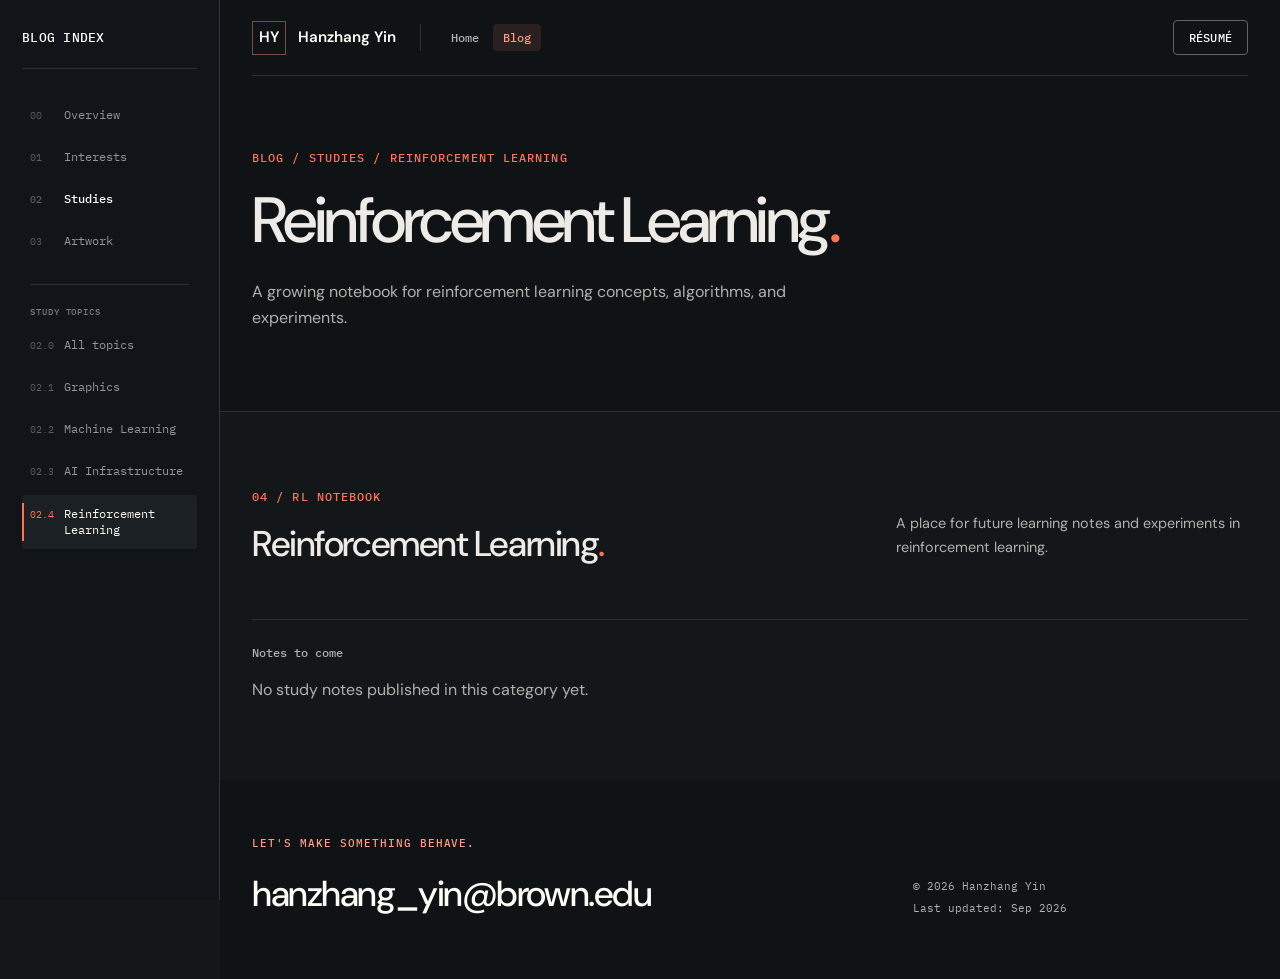
<file: blog/studies/blog-studies-reinforcement-learning.html>
<!doctype html>
<html lang="en">
  <head>
    <meta charset="utf-8">
    <meta name="viewport" content="width=device-width, initial-scale=1">
    <meta name="description" content="A growing notebook for reinforcement learning concepts, algorithms, and experiments.">
    <meta name="theme-color" content="#101316">
    <title>Reinforcement Learning — Studies — Hanzhang (Henry) Yin</title>
    <link rel="icon" type="image/x-icon" href="../../images/favicon/favicon.ico">
    <link rel="stylesheet" href="../../stylesheet.css">
    <script src="../../navigation.js" defer></script>
  </head>
  <body class="blog-page with-section-nav">
    <a class="skip-link" href="#main-content">Skip to content</a>
    <header class="site-header">
      <nav class="site-nav shell" aria-label="Primary navigation">
        <div class="site-identity">
          <a class="wordmark" href="../../index.html" aria-label="Hanzhang Yin, home">
            <span class="wordmark-mark" aria-hidden="true">HY</span>
            <span>Hanzhang Yin</span>
          </a>
          <div class="page-switch" role="group" aria-label="Page selection">
            <a href="../../index.html">Home</a>
            <a href="../blog.html" aria-current="true">Blog</a>
          </div>
        </div>
        <div class="nav-links">
          <button class="section-menu-toggle" type="button" aria-controls="section-navigation" aria-expanded="false" aria-label="Open page index">
            <span aria-hidden="true">›</span>
          </button>
          <a class="nav-resume" href="../../data/CV_HanzhangYin.pdf">Résumé</a>
        </div>
      </nav>
    </header>

    <div class="section-nav-backdrop" data-section-nav-dismiss aria-hidden="true"></div>
    <aside class="section-nav" id="section-navigation" aria-label="Blog index">
      <div class="section-nav-header">
        <div><strong>Blog index</strong></div>
        <button class="section-nav-close" type="button" data-section-nav-dismiss aria-label="Close section navigation">×</button>
      </div>
      <nav class="section-nav-links" aria-label="Blog pages">
        <a href="../blog.html"><span>00</span>Overview</a>
        <a href="../interests/blog-interests.html"><span>01</span>Interests</a>
        <a class="is-ancestor" href="blog-studies.html"><span>02</span>Studies</a>
        <a href="../artwork/blog-artwork.html"><span>03</span>Artwork</a>
      </nav>
      <p class="section-nav-group-label">Study topics</p>
      <nav class="section-nav-links" aria-label="Study topics">
        <a href="blog-studies.html"><span>02.0</span>All topics</a>
        <a href="blog-studies-graphics.html"><span>02.1</span>Graphics</a>
        <a href="blog-studies-ml.html"><span>02.2</span>Machine Learning</a>
        <a href="blog-studies-ai-infrastructure.html"><span>02.3</span>AI Infrastructure</a>
        <a href="blog-studies-reinforcement-learning.html" aria-current="page"><span>02.4</span>Reinforcement Learning</a>
      </nav>
    </aside>

    <main id="main-content">
      <section class="blog-intro" id="top" aria-labelledby="blog-title">
        <div class="shell">
          <p class="eyebrow">Blog / Studies / Reinforcement Learning</p>
          <h1 id="blog-title">Reinforcement Learning<span class="heading-period">.</span></h1>
          <p>A growing notebook for reinforcement learning concepts, algorithms, and experiments.</p>
        </div>
      </section>

      <section class="section section-paper" aria-labelledby="rl-heading">
        <div class="shell">
          <div class="section-heading">
            <div>
              <p class="section-index">04 / RL notebook</p>
              <h2 id="rl-heading">Reinforcement Learning<span class="heading-period">.</span></h2>
            </div>
            <p>A place for future learning notes and experiments in reinforcement learning.</p>
          </div>
          <div class="notes-empty">
            <p class="project-kicker">Notes to come</p>
            <p>No study notes published in this category yet.</p>
          </div>
        </div>
      </section>
    </main>

    <footer class="site-footer">
      <div class="shell footer-grid">
        <div>
          <p class="footer-kicker">Let's make something behave.</p>
          <a class="footer-email" href="mailto:hanzhang_yin@brown.edu">hanzhang_yin@brown.edu</a>
        </div>
        <div class="footer-meta">
          <p>© 2026 Hanzhang Yin</p>
          <p>Last updated: Sep 2026</p>
        </div>
      </div>
    </footer>
  </body>
</html>
</file>
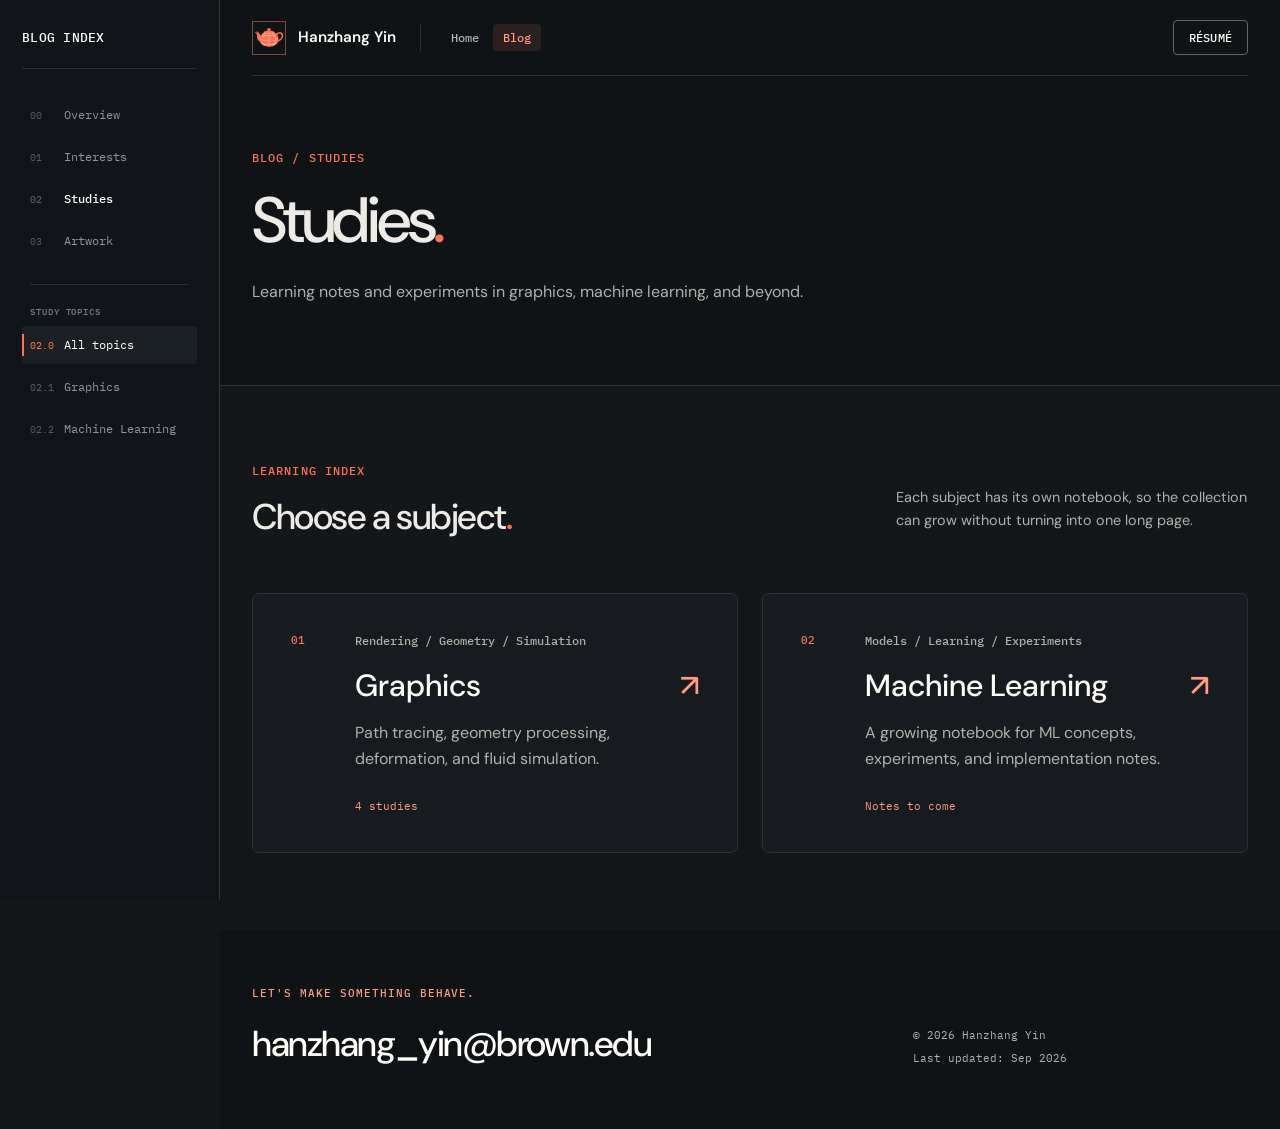
<file: blog/studies/blog-studies.html>
<!doctype html>
<html lang="en">
  <head>
    <meta charset="utf-8">
    <meta name="viewport" content="width=device-width, initial-scale=1">
    <meta name="description" content="Learning notes and experiments in graphics, machine learning, and beyond.">
    <meta name="theme-color" content="#101316">
    <title>Studies — Blog — Hanzhang (Henry) Yin</title>
    <link rel="icon" type="image/x-icon" href="../../images/favicon/favicon.ico">
    <link rel="stylesheet" href="../../stylesheet.css">
    <script src="../../navigation.js" defer></script>
  </head>
  <body class="blog-page with-section-nav">
    <a class="skip-link" href="#main-content">Skip to content</a>
    <header class="site-header">
      <nav class="site-nav shell" aria-label="Primary navigation">
        <div class="site-identity">
          <a class="wordmark" href="../../index.html" aria-label="Hanzhang Yin, home">
            <span class="wordmark-mark" aria-hidden="true"><img src="../../images/favicon/android-chrome-192x192.png" alt="" width="34" height="34"></span>
            <span>Hanzhang Yin</span>
          </a>
          <div class="page-switch" role="group" aria-label="Page selection">
            <a href="../../index.html">Home</a>
            <a href="../blog.html" aria-current="true">Blog</a>
          </div>
        </div>
        <div class="nav-links">
          <button class="section-menu-toggle" type="button" aria-controls="section-navigation" aria-expanded="false" aria-label="Open page index">
            <span aria-hidden="true">›</span>
          </button>
          <a class="nav-resume" href="../../data/CV_HanzhangYin.pdf">Résumé</a>
        </div>
      </nav>
    </header>

    <div class="section-nav-backdrop" data-section-nav-dismiss aria-hidden="true"></div>
    <aside class="section-nav" id="section-navigation" aria-label="Blog index">
      <div class="section-nav-header">
        <div><strong>Blog index</strong></div>
        <button class="section-nav-close" type="button" data-section-nav-dismiss aria-label="Close section navigation">×</button>
      </div>
      <nav class="section-nav-links" aria-label="Blog pages">
        <a href="../blog.html"><span>00</span>Overview</a>
        <a href="../interests/blog-interests.html"><span>01</span>Interests</a>
        <a class="is-ancestor" href="blog-studies.html"><span>02</span>Studies</a>
        <a href="../artwork/blog-artwork.html"><span>03</span>Artwork</a>
      </nav>
      <p class="section-nav-group-label">Study topics</p>
      <nav class="section-nav-links" aria-label="Study topics">
        <a href="blog-studies.html" aria-current="page"><span>02.0</span>All topics</a>
        <a href="blog-studies-graphics.html"><span>02.1</span>Graphics</a>
        <a href="blog-studies-ml.html"><span>02.2</span>Machine Learning</a>
      </nav>
    </aside>

    <main id="main-content">
      <section class="blog-intro" id="top" aria-labelledby="blog-title">
        <div class="shell">
          <p class="eyebrow">Blog / Studies</p>
          <h1 id="blog-title">Studies<span class="heading-period">.</span></h1>
          <p>Learning notes and experiments in graphics, machine learning, and beyond.</p>
        </div>
      </section>

      <section class="section section-paper" aria-labelledby="topics-heading">
        <div class="shell">
          <div class="section-heading">
            <div>
              <p class="section-index">Learning index</p>
              <h2 id="topics-heading">Choose a subject<span class="heading-period">.</span></h2>
            </div>
            <p>Each subject has its own notebook, so the collection can grow without turning into one long page.</p>
          </div>
          <div class="study-topic-grid">
            <a class="study-topic-card" href="blog-studies-graphics.html">
              <span class="study-topic-number">01</span>
              <div>
                <p class="project-kicker">Rendering / Geometry / Simulation</p>
                <h3>Graphics <span aria-hidden="true">↗</span></h3>
                <p>Path tracing, geometry processing, deformation, and fluid simulation.</p>
              </div>
              <span class="study-topic-count">4 studies</span>
            </a>
            <a class="study-topic-card" href="blog-studies-ml.html">
              <span class="study-topic-number">02</span>
              <div>
                <p class="project-kicker">Models / Learning / Experiments</p>
                <h3>Machine Learning <span aria-hidden="true">↗</span></h3>
                <p>A growing notebook for ML concepts, experiments, and implementation notes.</p>
              </div>
              <span class="study-topic-count">Notes to come</span>
            </a>
          </div>
        </div>
      </section>
    </main>

    <footer class="site-footer">
      <div class="shell footer-grid">
        <div>
          <p class="footer-kicker">Let's make something behave.</p>
          <a class="footer-email" href="mailto:hanzhang_yin@brown.edu">hanzhang_yin@brown.edu</a>
        </div>
        <div class="footer-meta">
          <p>© 2026 Hanzhang Yin</p>
          <p>Last updated: Sep 2026</p>
        </div>
      </div>
    </footer>
  </body>
</html>
</file>
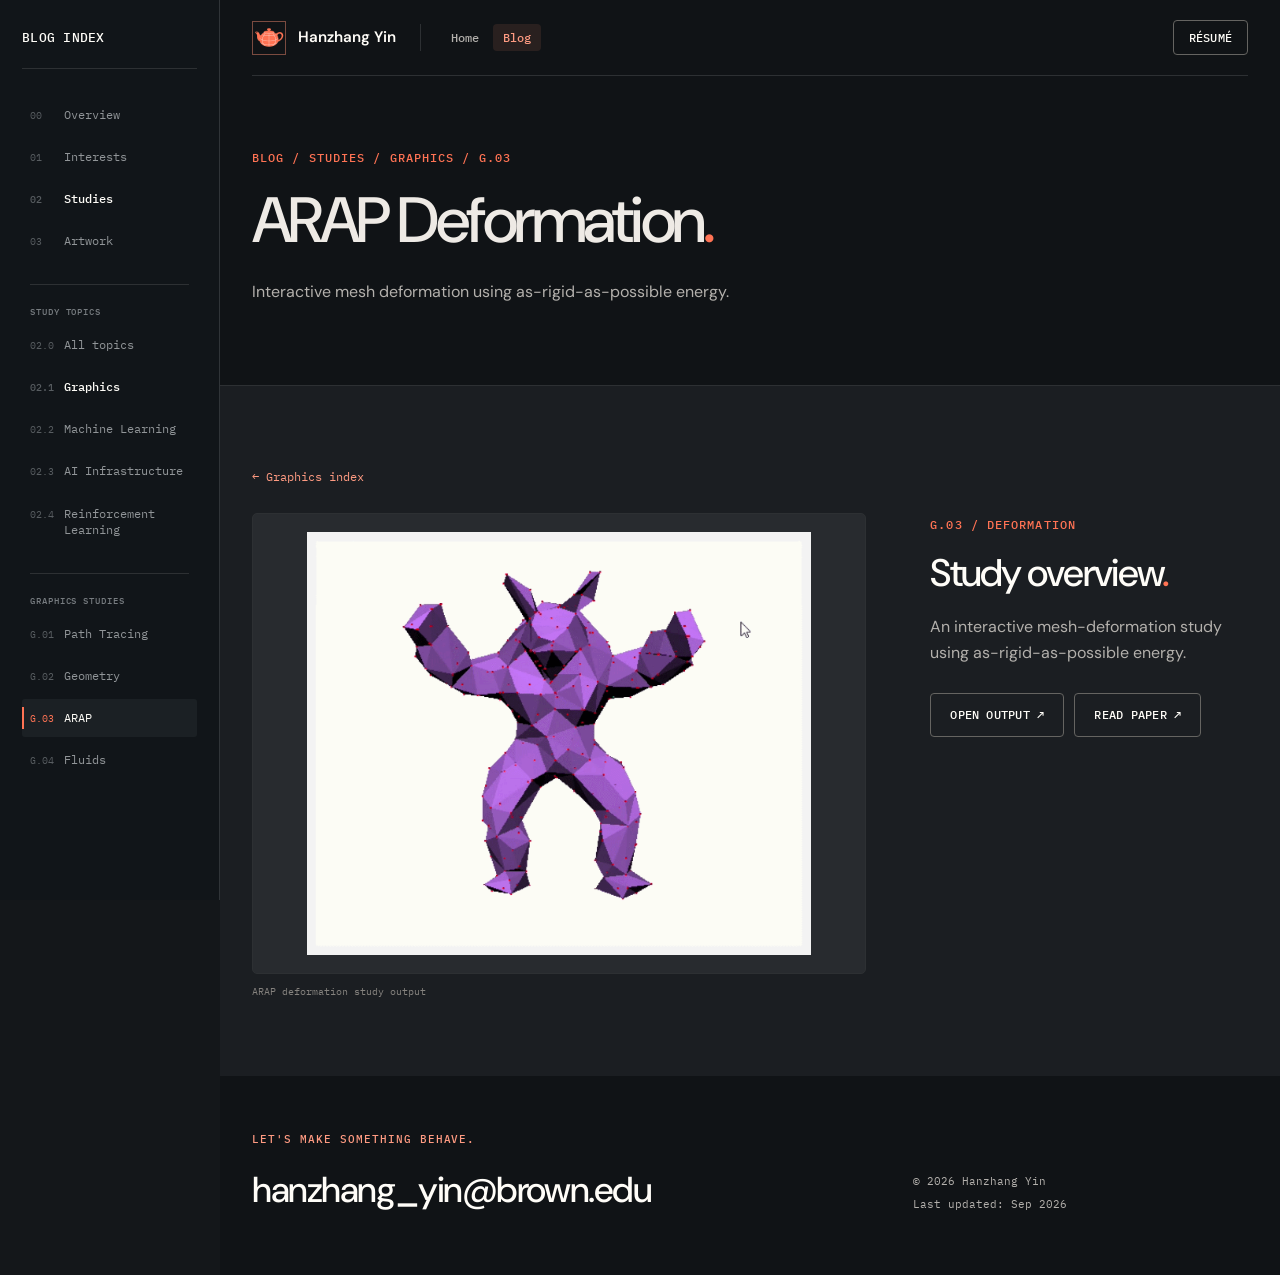
<file: blog/studies/graphics/arap-deformation.html>
<!doctype html>
<html lang="en">
  <head>
    <meta charset="utf-8">
    <meta name="viewport" content="width=device-width, initial-scale=1">
    <meta name="description" content="A graphics study in as-rigid-as-possible mesh deformation.">
    <meta name="theme-color" content="#101316">
    <title>ARAP Deformation — Graphics Studies — Hanzhang (Henry) Yin</title>
    <link rel="icon" type="image/x-icon" href="../../../images/favicon/favicon.ico">
    <link rel="stylesheet" href="../../../stylesheet.css">
    <script src="../../../navigation.js" defer></script>
  </head>
  <body class="blog-page with-section-nav">
    <a class="skip-link" href="#main-content">Skip to content</a>
    <header class="site-header"><nav class="site-nav shell" aria-label="Primary navigation"><div class="site-identity"><a class="wordmark" href="../../../index.html" aria-label="Hanzhang Yin, home"><span class="wordmark-mark" aria-hidden="true"><img src="../../../images/favicon/android-chrome-192x192.png" alt="" width="34" height="34"></span><span>Hanzhang Yin</span></a><div class="page-switch" role="group" aria-label="Page selection"><a href="../../../index.html">Home</a><a href="../../blog.html" aria-current="true">Blog</a></div></div><div class="nav-links"><button class="section-menu-toggle" type="button" aria-controls="section-navigation" aria-expanded="false" aria-label="Open page index"><span aria-hidden="true">›</span></button><a class="nav-resume" href="../../../data/CV_HanzhangYin.pdf">Résumé</a></div></nav></header>
    <div class="section-nav-backdrop" data-section-nav-dismiss aria-hidden="true"></div>
    <aside class="section-nav" id="section-navigation" aria-label="Blog index">
      <div class="section-nav-header"><div><strong>Blog index</strong></div><button class="section-nav-close" type="button" data-section-nav-dismiss aria-label="Close section navigation">×</button></div>
      <nav class="section-nav-links" aria-label="Blog pages"><a href="../../blog.html"><span>00</span>Overview</a><a href="../../interests/blog-interests.html"><span>01</span>Interests</a><a class="is-ancestor" href="../blog-studies.html"><span>02</span>Studies</a><a href="../../artwork/blog-artwork.html"><span>03</span>Artwork</a></nav>
      <p class="section-nav-group-label">Study topics</p>
      <nav class="section-nav-links" aria-label="Study topics"><a href="../blog-studies.html"><span>02.0</span>All topics</a><a class="is-ancestor" href="../blog-studies-graphics.html"><span>02.1</span>Graphics</a><a href="../blog-studies-ml.html"><span>02.2</span>Machine Learning</a><a href="../blog-studies-ai-infrastructure.html"><span>02.3</span>AI Infrastructure</a><a href="../blog-studies-reinforcement-learning.html"><span>02.4</span>Reinforcement Learning</a></nav>
      <p class="section-nav-group-label">Graphics studies</p>
      <nav class="section-nav-links" aria-label="Graphics studies"><a href="path-tracing.html"><span>G.01</span>Path Tracing</a><a href="geometry-processing.html"><span>G.02</span>Geometry</a><a href="arap-deformation.html" aria-current="page"><span>G.03</span>ARAP</a><a href="fluid-simulation.html"><span>G.04</span>Fluids</a></nav>
    </aside>
    <main id="main-content">
      <section class="blog-intro" id="top" aria-labelledby="blog-title"><div class="shell"><p class="eyebrow">Blog / Studies / Graphics / G.03</p><h1 id="blog-title">ARAP Deformation<span class="heading-period">.</span></h1><p>Interactive mesh deformation using as-rigid-as-possible energy.</p></div></section>
      <section class="section section-cream study-detail" aria-labelledby="study-overview"><div class="shell"><a class="study-detail-back" href="../blog-studies-graphics.html">← Graphics index</a><div class="study-detail-layout"><figure class="study-detail-visual"><a href="../../../images/ARAP_armadillo.gif" target="_blank" rel="noopener noreferrer"><img src="../../../images/ARAP_armadillo.gif" alt="As-rigid-as-possible armadillo deformation"></a><figcaption>ARAP deformation study output</figcaption></figure><div class="study-detail-copy"><p class="section-index">G.03 / Deformation</p><h2 id="study-overview">Study overview<span class="heading-period">.</span></h2><p>An interactive mesh-deformation study using as-rigid-as-possible energy.</p><div class="study-detail-actions"><a class="button button-quiet" href="../../../images/ARAP_armadillo.gif" target="_blank" rel="noopener noreferrer">Open output ↗</a><a class="button button-quiet" href="https://igl.ethz.ch/projects/ARAP/arap_web.pdf" target="_blank" rel="noopener noreferrer">Read paper ↗</a></div></div></div></div></section>
    </main>
    <footer class="site-footer"><div class="shell footer-grid"><div><p class="footer-kicker">Let's make something behave.</p><a class="footer-email" href="mailto:hanzhang_yin@brown.edu">hanzhang_yin@brown.edu</a></div><div class="footer-meta"><p>© 2026 Hanzhang Yin</p><p>Last updated: Sep 2026</p></div></div></footer>
  </body>
</html>
</file>
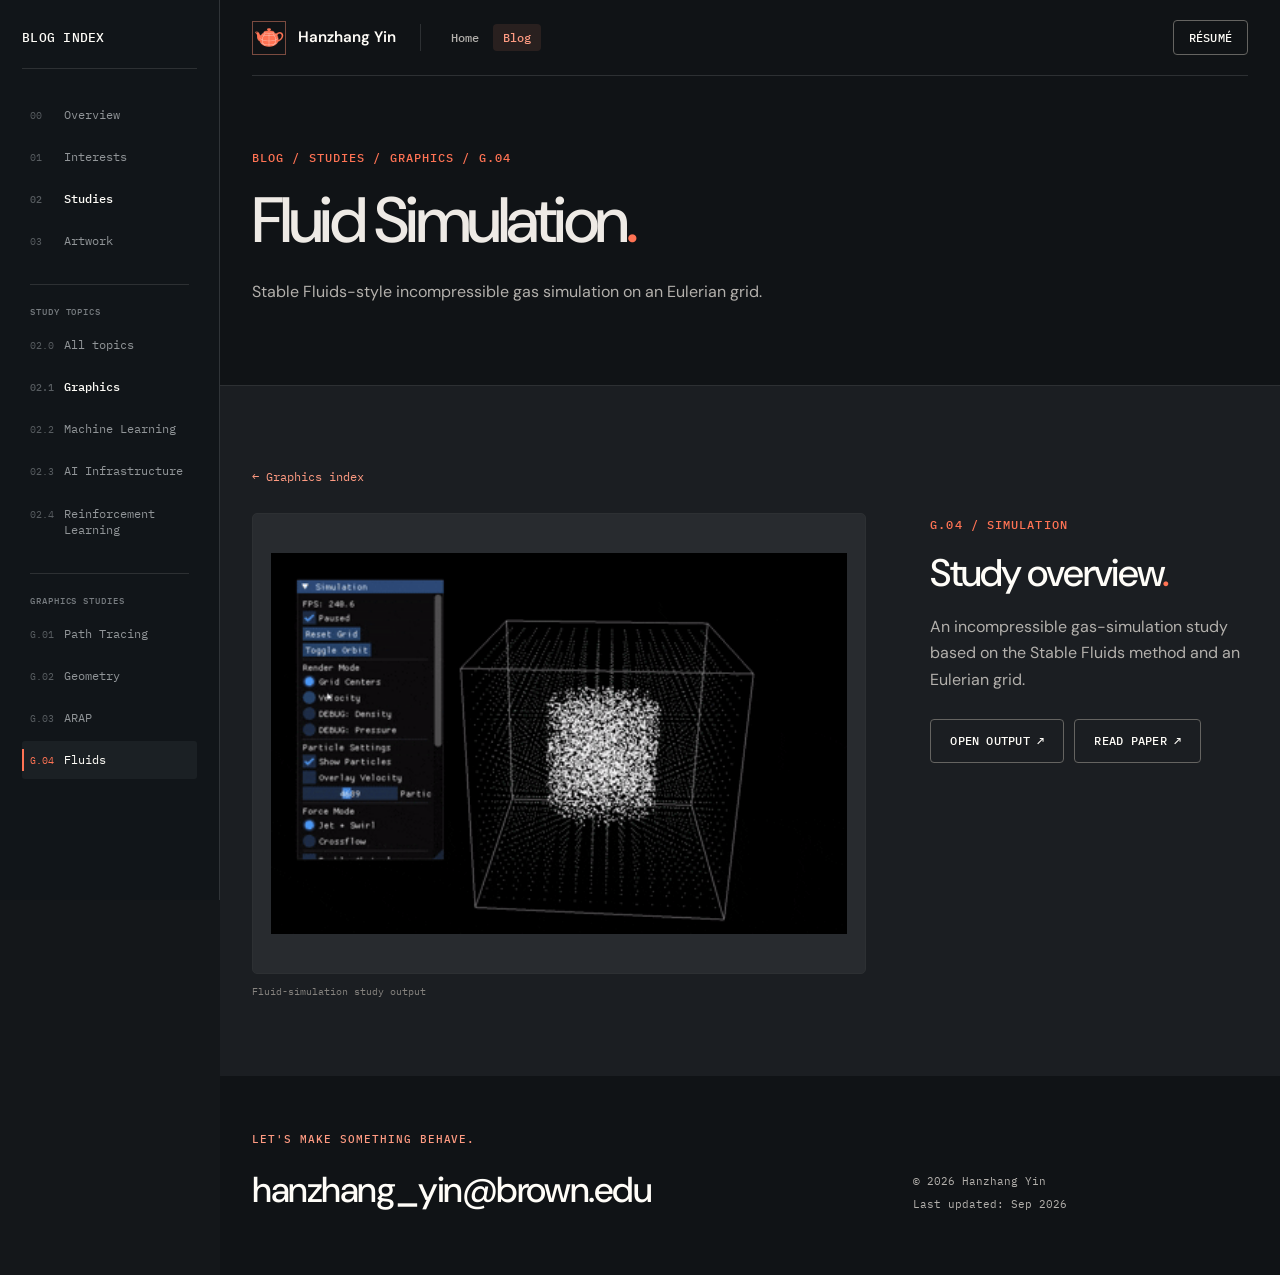
<file: blog/studies/graphics/fluid-simulation.html>
<!doctype html>
<html lang="en">
  <head>
    <meta charset="utf-8">
    <meta name="viewport" content="width=device-width, initial-scale=1">
    <meta name="description" content="A graphics study in Stable Fluids-style incompressible gas simulation.">
    <meta name="theme-color" content="#101316">
    <title>Fluid Simulation — Graphics Studies — Hanzhang (Henry) Yin</title>
    <link rel="icon" type="image/x-icon" href="../../../images/favicon/favicon.ico">
    <link rel="stylesheet" href="../../../stylesheet.css">
    <script src="../../../navigation.js" defer></script>
  </head>
  <body class="blog-page with-section-nav">
    <a class="skip-link" href="#main-content">Skip to content</a>
    <header class="site-header"><nav class="site-nav shell" aria-label="Primary navigation"><div class="site-identity"><a class="wordmark" href="../../../index.html" aria-label="Hanzhang Yin, home"><span class="wordmark-mark" aria-hidden="true"><img src="../../../images/favicon/android-chrome-192x192.png" alt="" width="34" height="34"></span><span>Hanzhang Yin</span></a><div class="page-switch" role="group" aria-label="Page selection"><a href="../../../index.html">Home</a><a href="../../blog.html" aria-current="true">Blog</a></div></div><div class="nav-links"><button class="section-menu-toggle" type="button" aria-controls="section-navigation" aria-expanded="false" aria-label="Open page index"><span aria-hidden="true">›</span></button><a class="nav-resume" href="../../../data/CV_HanzhangYin.pdf">Résumé</a></div></nav></header>
    <div class="section-nav-backdrop" data-section-nav-dismiss aria-hidden="true"></div>
    <aside class="section-nav" id="section-navigation" aria-label="Blog index">
      <div class="section-nav-header"><div><strong>Blog index</strong></div><button class="section-nav-close" type="button" data-section-nav-dismiss aria-label="Close section navigation">×</button></div>
      <nav class="section-nav-links" aria-label="Blog pages"><a href="../../blog.html"><span>00</span>Overview</a><a href="../../interests/blog-interests.html"><span>01</span>Interests</a><a class="is-ancestor" href="../blog-studies.html"><span>02</span>Studies</a><a href="../../artwork/blog-artwork.html"><span>03</span>Artwork</a></nav>
      <p class="section-nav-group-label">Study topics</p>
      <nav class="section-nav-links" aria-label="Study topics"><a href="../blog-studies.html"><span>02.0</span>All topics</a><a class="is-ancestor" href="../blog-studies-graphics.html"><span>02.1</span>Graphics</a><a href="../blog-studies-ml.html"><span>02.2</span>Machine Learning</a><a href="../blog-studies-ai-infrastructure.html"><span>02.3</span>AI Infrastructure</a><a href="../blog-studies-reinforcement-learning.html"><span>02.4</span>Reinforcement Learning</a></nav>
      <p class="section-nav-group-label">Graphics studies</p>
      <nav class="section-nav-links" aria-label="Graphics studies"><a href="path-tracing.html"><span>G.01</span>Path Tracing</a><a href="geometry-processing.html"><span>G.02</span>Geometry</a><a href="arap-deformation.html"><span>G.03</span>ARAP</a><a href="fluid-simulation.html" aria-current="page"><span>G.04</span>Fluids</a></nav>
    </aside>
    <main id="main-content">
      <section class="blog-intro" id="top" aria-labelledby="blog-title"><div class="shell"><p class="eyebrow">Blog / Studies / Graphics / G.04</p><h1 id="blog-title">Fluid Simulation<span class="heading-period">.</span></h1><p>Stable Fluids-style incompressible gas simulation on an Eulerian grid.</p></div></section>
      <section class="section section-cream study-detail" aria-labelledby="study-overview"><div class="shell"><a class="study-detail-back" href="../blog-studies-graphics.html">← Graphics index</a><div class="study-detail-layout"><figure class="study-detail-visual"><a href="../../../images/sim.gif" target="_blank" rel="noopener noreferrer"><img src="../../../images/sim.gif" alt="Stable Fluids simulation"></a><figcaption>Fluid-simulation study output</figcaption></figure><div class="study-detail-copy"><p class="section-index">G.04 / Simulation</p><h2 id="study-overview">Study overview<span class="heading-period">.</span></h2><p>An incompressible gas-simulation study based on the Stable Fluids method and an Eulerian grid.</p><div class="study-detail-actions"><a class="button button-quiet" href="../../../images/sim.gif" target="_blank" rel="noopener noreferrer">Open output ↗</a><a class="button button-quiet" href="https://www.dgp.toronto.edu/public_user/stam/reality/Research/pdf/ns.pdf" target="_blank" rel="noopener noreferrer">Read paper ↗</a></div></div></div></div></section>
    </main>
    <footer class="site-footer"><div class="shell footer-grid"><div><p class="footer-kicker">Let's make something behave.</p><a class="footer-email" href="mailto:hanzhang_yin@brown.edu">hanzhang_yin@brown.edu</a></div><div class="footer-meta"><p>© 2026 Hanzhang Yin</p><p>Last updated: Sep 2026</p></div></div></footer>
  </body>
</html>
</file>
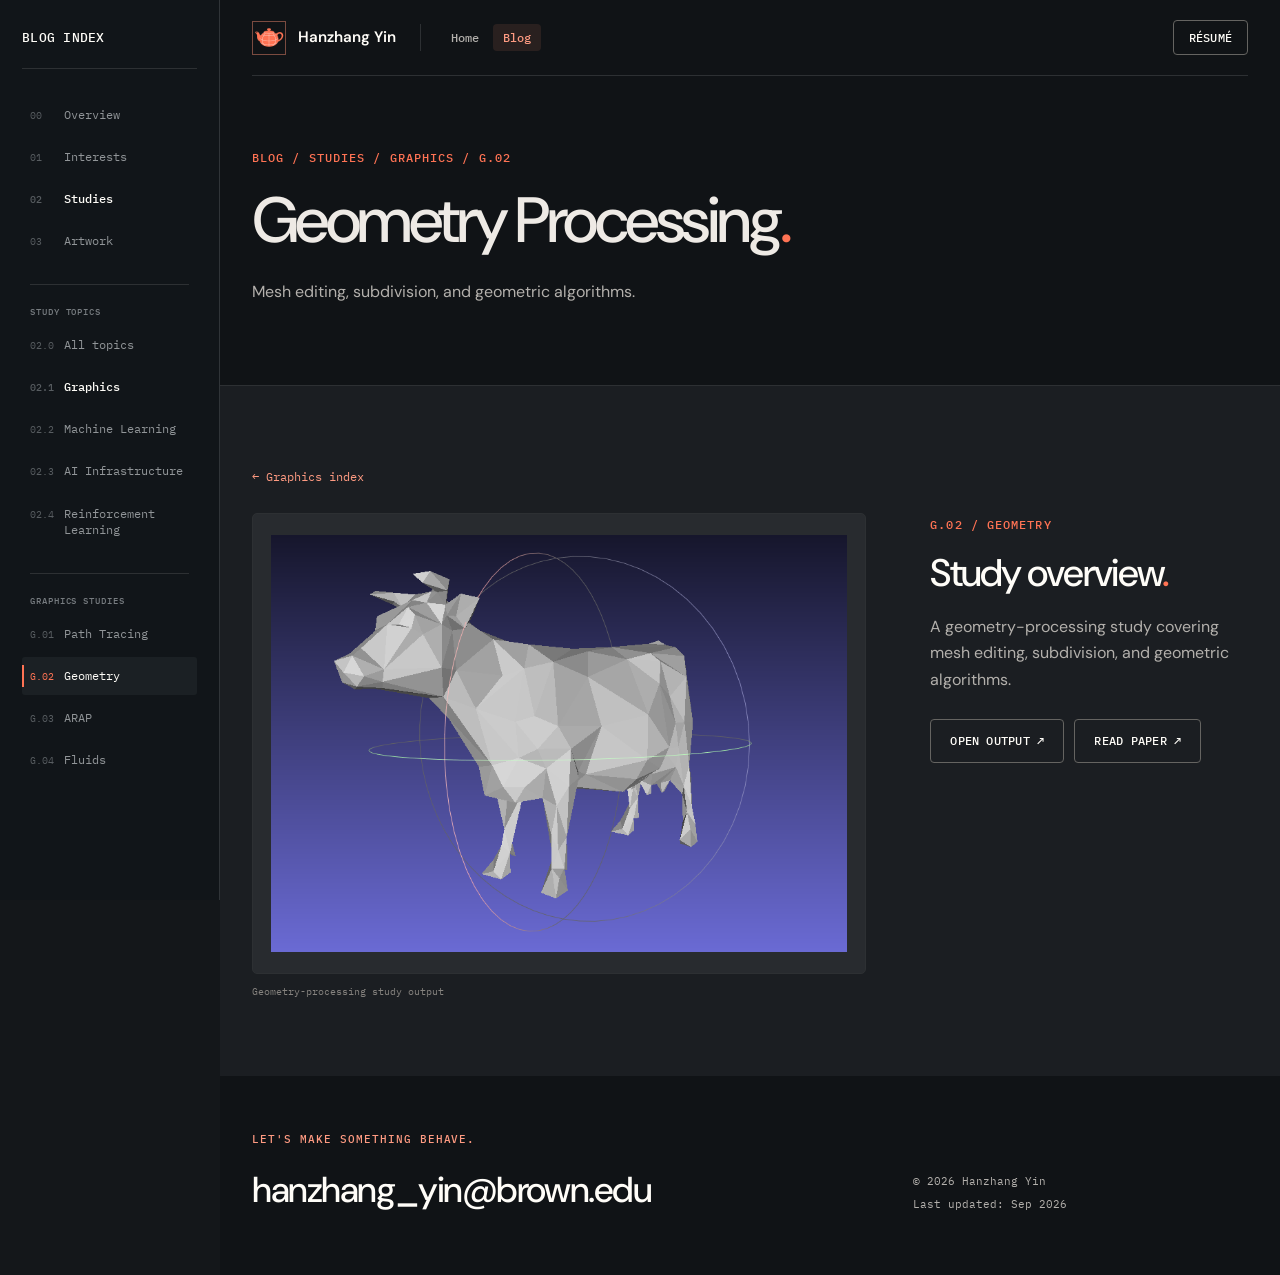
<file: blog/studies/graphics/geometry-processing.html>
<!doctype html>
<html lang="en">
  <head>
    <meta charset="utf-8">
    <meta name="viewport" content="width=device-width, initial-scale=1">
    <meta name="description" content="A graphics study in mesh editing, subdivision, and geometric algorithms.">
    <meta name="theme-color" content="#101316">
    <title>Geometry Processing — Graphics Studies — Hanzhang (Henry) Yin</title>
    <link rel="icon" type="image/x-icon" href="../../../images/favicon/favicon.ico">
    <link rel="stylesheet" href="../../../stylesheet.css">
    <script src="../../../navigation.js" defer></script>
  </head>
  <body class="blog-page with-section-nav">
    <a class="skip-link" href="#main-content">Skip to content</a>
    <header class="site-header">
      <nav class="site-nav shell" aria-label="Primary navigation">
        <div class="site-identity">
          <a class="wordmark" href="../../../index.html" aria-label="Hanzhang Yin, home"><span class="wordmark-mark" aria-hidden="true"><img src="../../../images/favicon/android-chrome-192x192.png" alt="" width="34" height="34"></span><span>Hanzhang Yin</span></a>
          <div class="page-switch" role="group" aria-label="Page selection"><a href="../../../index.html">Home</a><a href="../../blog.html" aria-current="true">Blog</a></div>
        </div>
        <div class="nav-links"><button class="section-menu-toggle" type="button" aria-controls="section-navigation" aria-expanded="false" aria-label="Open page index"><span aria-hidden="true">›</span></button><a class="nav-resume" href="../../../data/CV_HanzhangYin.pdf">Résumé</a></div>
      </nav>
    </header>

    <div class="section-nav-backdrop" data-section-nav-dismiss aria-hidden="true"></div>
    <aside class="section-nav" id="section-navigation" aria-label="Blog index">
      <div class="section-nav-header"><div><strong>Blog index</strong></div><button class="section-nav-close" type="button" data-section-nav-dismiss aria-label="Close section navigation">×</button></div>
      <nav class="section-nav-links" aria-label="Blog pages"><a href="../../blog.html"><span>00</span>Overview</a><a href="../../interests/blog-interests.html"><span>01</span>Interests</a><a class="is-ancestor" href="../blog-studies.html"><span>02</span>Studies</a><a href="../../artwork/blog-artwork.html"><span>03</span>Artwork</a></nav>
      <p class="section-nav-group-label">Study topics</p>
      <nav class="section-nav-links" aria-label="Study topics"><a href="../blog-studies.html"><span>02.0</span>All topics</a><a class="is-ancestor" href="../blog-studies-graphics.html"><span>02.1</span>Graphics</a><a href="../blog-studies-ml.html"><span>02.2</span>Machine Learning</a><a href="../blog-studies-ai-infrastructure.html"><span>02.3</span>AI Infrastructure</a><a href="../blog-studies-reinforcement-learning.html"><span>02.4</span>Reinforcement Learning</a></nav>
      <p class="section-nav-group-label">Graphics studies</p>
      <nav class="section-nav-links" aria-label="Graphics studies"><a href="path-tracing.html"><span>G.01</span>Path Tracing</a><a href="geometry-processing.html" aria-current="page"><span>G.02</span>Geometry</a><a href="arap-deformation.html"><span>G.03</span>ARAP</a><a href="fluid-simulation.html"><span>G.04</span>Fluids</a></nav>
    </aside>

    <main id="main-content">
      <section class="blog-intro" id="top" aria-labelledby="blog-title"><div class="shell"><p class="eyebrow">Blog / Studies / Graphics / G.02</p><h1 id="blog-title">Geometry Processing<span class="heading-period">.</span></h1><p>Mesh editing, subdivision, and geometric algorithms.</p></div></section>
      <section class="section section-cream study-detail" aria-labelledby="study-overview">
        <div class="shell">
          <a class="study-detail-back" href="../blog-studies-graphics.html">← Graphics index</a>
          <div class="study-detail-layout">
            <figure class="study-detail-visual"><a href="../../../images/geo_processing.png" target="_blank" rel="noopener noreferrer"><img src="../../../images/geo_processing.png" alt="Mesh geometry processing demonstration"></a><figcaption>Geometry-processing study output</figcaption></figure>
            <div class="study-detail-copy"><p class="section-index">G.02 / Geometry</p><h2 id="study-overview">Study overview<span class="heading-period">.</span></h2><p>A geometry-processing study covering mesh editing, subdivision, and geometric algorithms.</p><div class="study-detail-actions"><a class="button button-quiet" href="../../../images/geo_processing.png" target="_blank" rel="noopener noreferrer">Open output ↗</a><a class="button button-quiet" href="https://dl.acm.org/doi/epdf/10.1145/258734.258849" target="_blank" rel="noopener noreferrer">Read paper ↗</a></div></div>
          </div>
        </div>
      </section>
    </main>
    <footer class="site-footer"><div class="shell footer-grid"><div><p class="footer-kicker">Let's make something behave.</p><a class="footer-email" href="mailto:hanzhang_yin@brown.edu">hanzhang_yin@brown.edu</a></div><div class="footer-meta"><p>© 2026 Hanzhang Yin</p><p>Last updated: Sep 2026</p></div></div></footer>
  </body>
</html>
</file>
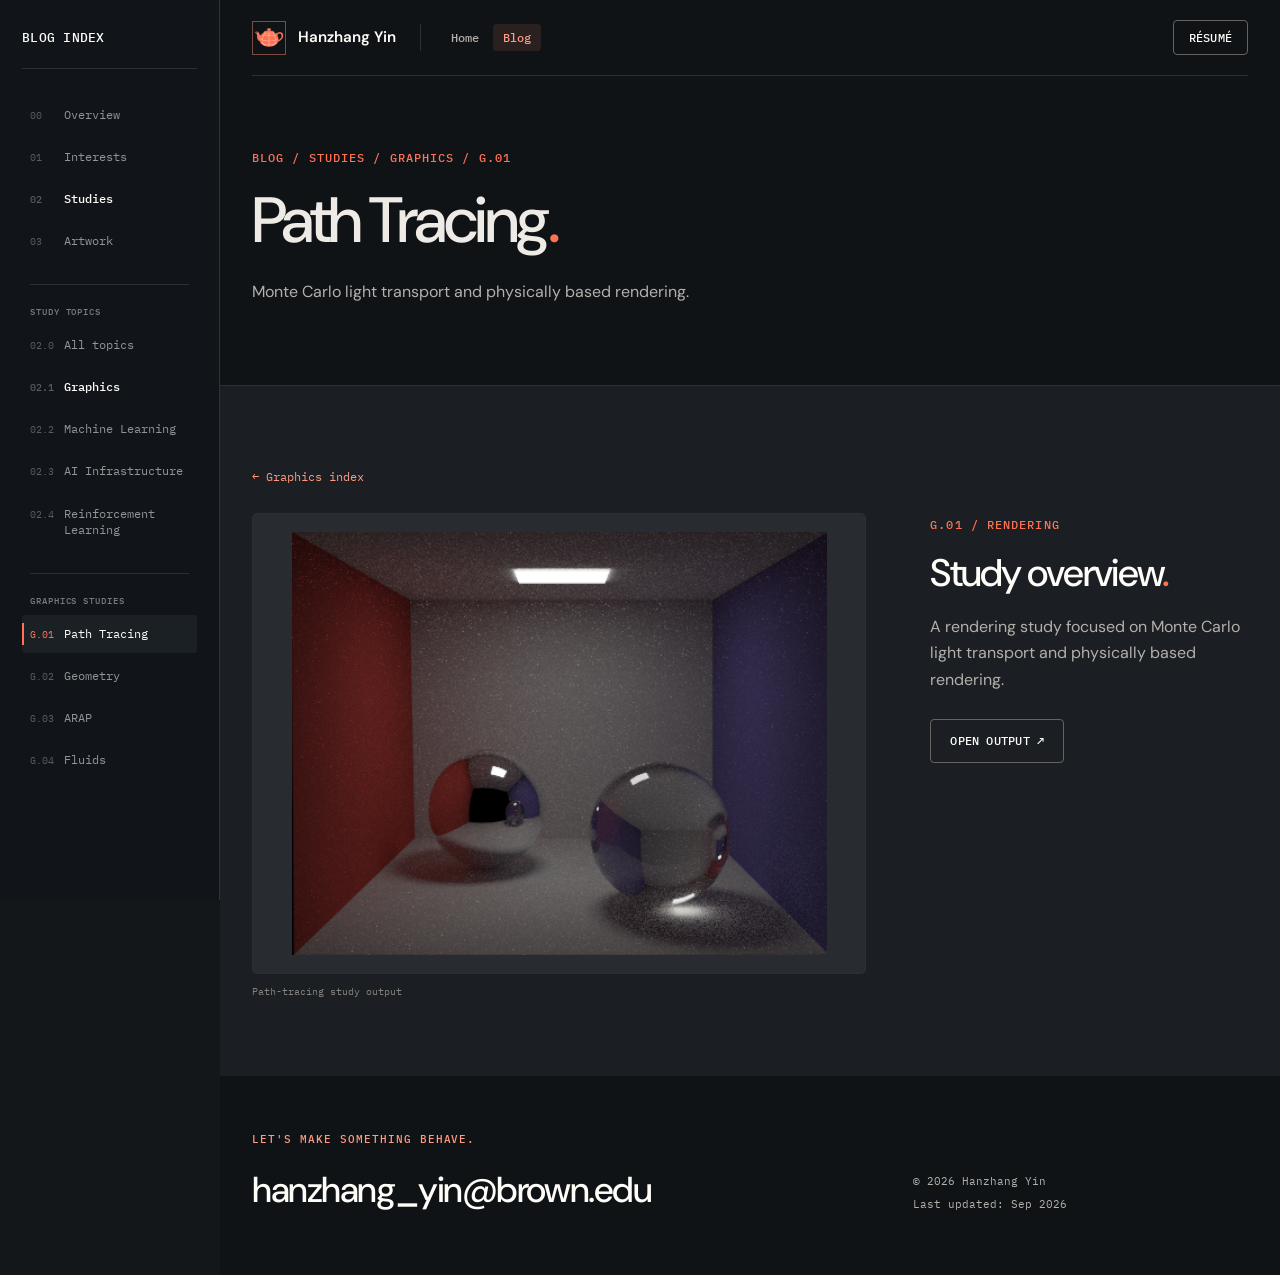
<file: blog/studies/graphics/path-tracing.html>
<!doctype html>
<html lang="en">
  <head>
    <meta charset="utf-8">
    <meta name="viewport" content="width=device-width, initial-scale=1">
    <meta name="description" content="A graphics study in Monte Carlo light transport and physically based rendering.">
    <meta name="theme-color" content="#101316">
    <title>Path Tracing — Graphics Studies — Hanzhang (Henry) Yin</title>
    <link rel="icon" type="image/x-icon" href="../../../images/favicon/favicon.ico">
    <link rel="stylesheet" href="../../../stylesheet.css">
    <script src="../../../navigation.js" defer></script>
  </head>
  <body class="blog-page with-section-nav">
    <a class="skip-link" href="#main-content">Skip to content</a>
    <header class="site-header">
      <nav class="site-nav shell" aria-label="Primary navigation">
        <div class="site-identity">
          <a class="wordmark" href="../../../index.html" aria-label="Hanzhang Yin, home">
            <span class="wordmark-mark" aria-hidden="true"><img src="../../../images/favicon/android-chrome-192x192.png" alt="" width="34" height="34"></span>
            <span>Hanzhang Yin</span>
          </a>
          <div class="page-switch" role="group" aria-label="Page selection">
            <a href="../../../index.html">Home</a>
            <a href="../../blog.html" aria-current="true">Blog</a>
          </div>
        </div>
        <div class="nav-links">
          <button class="section-menu-toggle" type="button" aria-controls="section-navigation" aria-expanded="false" aria-label="Open page index"><span aria-hidden="true">›</span></button>
          <a class="nav-resume" href="../../../data/CV_HanzhangYin.pdf">Résumé</a>
        </div>
      </nav>
    </header>

    <div class="section-nav-backdrop" data-section-nav-dismiss aria-hidden="true"></div>
    <aside class="section-nav" id="section-navigation" aria-label="Blog index">
      <div class="section-nav-header">
        <div><strong>Blog index</strong></div>
        <button class="section-nav-close" type="button" data-section-nav-dismiss aria-label="Close section navigation">×</button>
      </div>
      <nav class="section-nav-links" aria-label="Blog pages">
        <a href="../../blog.html"><span>00</span>Overview</a>
        <a href="../../interests/blog-interests.html"><span>01</span>Interests</a>
        <a class="is-ancestor" href="../blog-studies.html"><span>02</span>Studies</a>
        <a href="../../artwork/blog-artwork.html"><span>03</span>Artwork</a>
      </nav>
      <p class="section-nav-group-label">Study topics</p>
      <nav class="section-nav-links" aria-label="Study topics">
        <a href="../blog-studies.html"><span>02.0</span>All topics</a>
        <a class="is-ancestor" href="../blog-studies-graphics.html"><span>02.1</span>Graphics</a>
        <a href="../blog-studies-ml.html"><span>02.2</span>Machine Learning</a>
        <a href="../blog-studies-ai-infrastructure.html"><span>02.3</span>AI Infrastructure</a>
        <a href="../blog-studies-reinforcement-learning.html"><span>02.4</span>Reinforcement Learning</a>
      </nav>
      <p class="section-nav-group-label">Graphics studies</p>
      <nav class="section-nav-links" aria-label="Graphics studies">
        <a href="path-tracing.html" aria-current="page"><span>G.01</span>Path Tracing</a>
        <a href="geometry-processing.html"><span>G.02</span>Geometry</a>
        <a href="arap-deformation.html"><span>G.03</span>ARAP</a>
        <a href="fluid-simulation.html"><span>G.04</span>Fluids</a>
      </nav>
    </aside>

    <main id="main-content">
      <section class="blog-intro" id="top" aria-labelledby="blog-title">
        <div class="shell">
          <p class="eyebrow">Blog / Studies / Graphics / G.01</p>
          <h1 id="blog-title">Path Tracing<span class="heading-period">.</span></h1>
          <p>Monte Carlo light transport and physically based rendering.</p>
        </div>
      </section>
      <section class="section section-cream study-detail" aria-labelledby="study-overview">
        <div class="shell">
          <a class="study-detail-back" href="../blog-studies-graphics.html">← Graphics index</a>
          <div class="study-detail-layout">
            <figure class="study-detail-visual">
              <a href="../../../images/path_tracer.png" target="_blank" rel="noopener noreferrer">
                <img src="../../../images/path_tracer.png" alt="Cornell box path tracing render">
              </a>
              <figcaption>Path-tracing study output</figcaption>
            </figure>
            <div class="study-detail-copy">
              <p class="section-index">G.01 / Rendering</p>
              <h2 id="study-overview">Study overview<span class="heading-period">.</span></h2>
              <p>A rendering study focused on Monte Carlo light transport and physically based rendering.</p>
              <div class="study-detail-actions">
                <a class="button button-quiet" href="../../../images/path_tracer.png" target="_blank" rel="noopener noreferrer">Open output ↗</a>
              </div>
            </div>
          </div>
        </div>
      </section>
    </main>

    <footer class="site-footer">
      <div class="shell footer-grid">
        <div><p class="footer-kicker">Let's make something behave.</p><a class="footer-email" href="mailto:hanzhang_yin@brown.edu">hanzhang_yin@brown.edu</a></div>
        <div class="footer-meta"><p>© 2026 Hanzhang Yin</p><p>Last updated: Sep 2026</p></div>
      </div>
    </footer>
  </body>
</html>
</file>
<file: stylesheet.css>
@import url("https://fonts.googleapis.com/css2?family=DM+Sans:wght@400;500;600&family=IBM+Plex+Mono:wght@400;500&display=swap");

:root {
  --ink: #101316;
  --ink-soft: #171b1f;
  --paper: #14171a;
  --paper-deep: #282b2f;
  --cream: #1b1e22;
  --white: #fffdf8;
  --text: #eeeae5;
  --muted: #b3b0ac;
  --line: #2d3033;
  --line-dark: #2d3033;
  --accent: #ff7354;
  --accent-bright: #ff9b82;
  --display: "DM Sans", "Helvetica Neue", Arial, sans-serif;
  --mono: "IBM Plex Mono", "SFMono-Regular", Consolas, monospace;
  --shell: 1120px;
}

* {
  box-sizing: border-box;
}

html {
  scroll-behavior: smooth;
  scroll-padding-top: 24px;
}

::selection {
  background: #ff7354;
  color: #101316;
}

body {
  margin: 0;
  background: var(--paper);
  color: var(--text);
  font-family: var(--display);
  font-size: 16px;
  line-height: 1.65;
  -webkit-font-smoothing: antialiased;
}

img {
  display: block;
  width: 100%;
  max-width: 100%;
}

a {
  color: inherit;
  text-decoration-color: #b96855;
  text-underline-offset: 0.22em;
  transition: color 160ms ease, border-color 160ms ease, background-color 160ms ease;
}

a:hover {
  color: var(--accent);
}

a:focus-visible {
  outline: 2px solid var(--accent-bright);
  outline-offset: 4px;
}

h1,
h2,
h3,
h4,
p {
  margin-top: 0;
}

h1,
h2,
h3,
h4 {
  line-height: 1.08;
}

.shell {
  width: min(var(--shell), calc(100% - 64px));
  margin-inline: auto;
}

.skip-link {
  position: fixed;
  z-index: 100;
  top: 12px;
  left: 12px;
  padding: 8px 12px;
  transform: translateY(-150%);
  background: var(--accent);
  color: var(--ink);
  font: 500 0.8rem/1 var(--mono);
}

.skip-link:focus {
  transform: translateY(0);
}

.site-header {
  position: absolute;
  z-index: 20;
  top: 0;
  right: 0;
  left: 0;
  color: var(--white);
}

.site-nav {
  min-height: 76px;
  display: flex;
  align-items: center;
  justify-content: space-between;
  border-bottom: 1px solid var(--line-dark);
}

.wordmark {
  display: inline-flex;
  align-items: center;
  gap: 12px;
  color: var(--white);
  font-size: 0.95rem;
  font-weight: 600;
  text-decoration: none;
}

.wordmark:hover {
  color: var(--white);
}

.site-identity {
  display: flex;
  align-items: center;
  gap: 24px;
  flex-shrink: 0;
}

.page-switch {
  display: flex;
  gap: 4px;
  padding-left: 20px;
  border-left: 1px solid var(--line);
}

.page-switch a {
  padding: 8px 10px;
  border-radius: 4px;
  font: 500 0.72rem/1 var(--mono);
  color: var(--muted);
  text-decoration: none;
}

.page-switch a[aria-current] {
  color: var(--accent-bright);
  background: #29201f;
}

.page-switch a:hover {
  color: var(--white);
  background: var(--ink-soft);
}

.wordmark-mark {
  display: grid;
  width: 34px;
  height: 34px;
  place-items: center;
  overflow: hidden;
  border: 1px solid #7b4b40;
  background: var(--ink);
}

.wordmark-mark img {
  display: block;
  width: 100%;
  height: 100%;
  object-fit: cover;
}

.nav-links {
  display: flex;
  align-items: center;
  gap: 24px;
  font: 500 0.72rem/1 var(--mono);
  letter-spacing: 0.02em;
  text-transform: uppercase;
}

.nav-links a {
  color: rgba(255, 253, 248, 0.76);
  text-decoration: none;
}

.nav-links a:hover {
  color: var(--white);
}

.nav-links .nav-resume {
  padding: 11px 15px;
  border: 1px solid #656461;
  border-radius: 4px;
  color: var(--white);
}

.nav-links .nav-resume:hover {
  border-color: var(--accent-bright);
  background: var(--accent);
  color: var(--ink);
}

.section-menu-toggle {
  display: none;
  min-height: 38px;
  align-items: center;
  gap: 9px;
  padding: 0 13px;
  border: 1px solid #4b4d4f;
  border-radius: 4px;
  background: transparent;
  color: rgba(255, 253, 248, 0.8);
  cursor: pointer;
  font: 500 0.7rem/1 var(--mono);
  letter-spacing: 0.02em;
  text-transform: uppercase;
}

.section-menu-toggle:hover,
.section-menu-toggle[aria-expanded="true"] {
  border-color: var(--accent);
  color: var(--white);
}

.section-menu-toggle span {
  color: var(--accent);
}

.section-nav {
  position: fixed;
  z-index: 18;
  top: 0;
  bottom: 0;
  left: 0;
  width: 220px;
  padding: 29px 22px;
  overflow-y: auto;
  border-right: 1px solid #303438;
  background: #111519;
  color: var(--muted);
}

.section-nav-header {
  margin-bottom: 27px;
  padding-bottom: 21px;
  border-bottom: 1px solid var(--line);
}

.section-nav-header > div {
  display: grid;
  gap: 3px;
}

.section-nav-header strong {
  color: var(--white);
  font: 500 0.82rem/1.35 var(--mono);
  letter-spacing: 0.02em;
  text-transform: uppercase;
}

.section-nav-close {
  display: none;
}

.section-nav-links {
  display: grid;
  gap: 4px;
}

.section-nav-links a {
  position: relative;
  display: grid;
  grid-template-columns: 25px minmax(0, 1fr);
  gap: 9px;
  align-items: baseline;
  padding: 11px 8px;
  border-radius: 3px;
  color: #919598;
  font: 400 0.72rem/1.4 var(--mono);
  text-decoration: none;
  transition: color 160ms ease, transform 160ms ease;
}

.section-nav-links a span {
  color: #585d61;
  font-size: 0.6rem;
}

.section-nav-links a:hover,
.section-nav-links a[aria-current="location"],
.section-nav-links a[aria-current="page"] {
  background: #1b2024;
  color: var(--white);
}

.section-nav-links a[aria-current="location"],
.section-nav-links a[aria-current="page"] {
  transform: none;
}

.section-nav-links a[aria-current="location"]::before,
.section-nav-links a[aria-current="page"]::before {
  position: absolute;
  top: 8px;
  bottom: 8px;
  left: 0;
  width: 2px;
  background: var(--accent);
  content: "";
}

.section-nav-links a[aria-current="location"] span,
.section-nav-links a[aria-current="page"] span {
  color: var(--accent);
}

.section-nav-links a.is-ancestor {
  color: var(--white);
  font-weight: 500;
}

.section-nav-group-label {
  margin: 24px 8px 8px;
  padding-top: 20px;
  border-top: 1px solid var(--line);
  color: #777c80;
  font: 500 0.58rem/1.4 var(--mono);
  letter-spacing: 0.1em;
  text-transform: uppercase;
}

.section-nav-backdrop {
  display: none;
}

@media (min-width: 1181px) {
  .with-section-nav .site-header,
  .with-section-nav main,
  .with-section-nav .site-footer {
    margin-left: 220px;
  }
}

.hero {
  padding: 126px 0 52px;
  overflow: hidden;
  background:
    radial-gradient(ellipse at 90% 15%, rgba(228, 90, 61, 0.045), transparent 55%),
    var(--ink);
  color: var(--white);
}

.viewport-label {
  font: 400 0.72rem/1.6 var(--mono);
}

.hero-copy {
  min-width: 0;
  max-width: none;
}

.eyebrow,
.section-index,
.project-kicker {
  margin-bottom: 20px;
  color: var(--accent);
  font: 500 0.72rem/1.35 var(--mono);
  letter-spacing: 0.095em;
  text-transform: uppercase;
}

.project-kicker {
  margin-bottom: 14px;
  color: var(--muted);
  font-size: 0.72rem;
  line-height: 1.6;
  letter-spacing: 0;
  text-transform: none;
}

.hero h1 {
  margin-bottom: 24px;
  font-size: clamp(2.6rem, 3.8vw, 3.4rem);
  font-weight: 500;
  letter-spacing: -0.045em;
}

.preferred-name {
  color: var(--muted);
}

.cli-window {
  max-width: none;
  margin-bottom: 18px;
  overflow: hidden;
  border: 1px solid #34383d;
  border-radius: 6px;
  background: #090c0e;
  box-shadow: inset 0 1px 0 rgba(255, 255, 255, 0.025);
}

.cli-titlebar {
  display: flex;
  align-items: center;
  min-height: 25px;
  padding: 6px 12px;
  border-bottom: 1px solid #262a2e;
  background: #121519;
  color: #777d83;
  font: 400 0.66rem/1.4 var(--mono);
}

.cli-dots {
  display: flex;
  gap: 5px;
}

.cli-dots i {
  width: 6px;
  height: 6px;
  border-radius: 50%;
  background: #555b61;
}

.cli-dots i:first-child {
  background: var(--accent);
}

.hero-lede {
  max-width: none;
  margin: 0;
  padding: 17px 20px 19px;
  color: var(--white);
  font-family: var(--mono);
  font-size: clamp(0.95rem, 1.2vw, 1rem);
  line-height: 1.65;
  letter-spacing: -0.01em;
}

.cli-prompt {
  margin-right: 0.6em;
  color: var(--accent);
  user-select: none;
}

.typewriter-source,
.typewriter-visual {
  white-space: pre-wrap;
}

.cli-cursor {
  display: inline-block;
  width: 0.52em;
  height: 1.05em;
  margin-left: 2px;
  background: var(--accent);
  opacity: 0;
  vertical-align: -0.14em;
}

.cli-line[data-typing="complete"] .cli-cursor {
  opacity: 1;
  animation: typing-cursor 700ms step-end infinite;
}

.typewriter-source.is-enhanced {
  position: absolute;
  width: 1px;
  height: 1px;
  padding: 0;
  overflow: hidden;
  clip-path: inset(50%);
  white-space: nowrap;
}

.typewriter-word {
  display: inline-block;
  white-space: nowrap;
}

.typewriter-letter {
  position: relative;
  opacity: 0;
}

.typewriter-letter.is-revealed {
  opacity: 1;
}

.typewriter-letter.is-cursor::after {
  content: "";
  position: absolute;
  top: 0.05em;
  bottom: 0.05em;
  right: -2px;
  width: 2px;
  background: var(--accent);
  animation: typing-cursor 700ms step-end infinite;
}

@keyframes typing-cursor {
  50% { opacity: 0; }
}

.hero-note {
  max-width: 720px;
  margin-bottom: 24px;
  color: var(--muted);
  font-size: 0.95rem;
}

.hero-actions {
  display: flex;
  flex-wrap: wrap;
  gap: 12px;
  margin-bottom: 24px;
}

.button {
  display: inline-flex;
  min-height: 44px;
  align-items: center;
  justify-content: center;
  padding: 0 19px;
  font: 500 0.75rem/1 var(--mono);
  letter-spacing: 0.02em;
  text-decoration: none;
  text-transform: uppercase;
  border-radius: 4px;
}

.button-primary {
  background: var(--accent);
  color: var(--ink);
}

.button-primary:hover {
  background: var(--accent-bright);
  color: var(--ink);
}

.button-quiet {
  border: 1px solid #656461;
  color: var(--white);
}

.button-quiet:hover {
  border-color: var(--white);
  color: var(--white);
}

.profile-links {
  display: flex;
  flex-wrap: wrap;
  gap: 10px 22px;
}

.profile-links a {
  color: var(--muted);
  font: 400 0.72rem/1.4 var(--mono);
  text-decoration: none;
}

.profile-links a::after {
  content: " ↗";
  color: var(--accent-bright);
}

.profile-links a:hover {
  color: var(--white);
}

.section {
  padding: clamp(64px, 6vw, 88px) 0;
  border-top: 1px solid var(--line);
}

.section-dark {
  background: var(--ink-soft);
  color: var(--white);
}

#work {
  padding-top: 40px;
}

.section-paper {
  background: var(--paper);
}

.section-cream {
  background: var(--cream);
}

.section-heading {
  display: grid;
  grid-template-columns: minmax(0, 1fr) minmax(270px, 0.6fr);
  gap: 56px;
  align-items: end;
  margin-bottom: 32px;
  padding-bottom: 24px;
  border-bottom: 0;
}

.section-heading h2,
.about-copy h2 {
  margin-bottom: 0;
  font-size: clamp(1.85rem, 2.8vw, 2.5rem);
  font-weight: 500;
  letter-spacing: -0.04em;
}

.heading-period {
  color: var(--accent);
}

.section-heading > p {
  margin-bottom: 4px;
  color: var(--muted);
  font-size: 0.9rem;
}

.section-heading-dark {
  border-color: var(--line-dark);
}

.section-heading-dark > p {
  color: var(--muted);
}

.compact-heading {
  grid-template-columns: 1fr;
  margin-bottom: 32px;
}

.featured-grid {
  display: grid;
  grid-template-columns: repeat(12, minmax(0, 1fr));
  gap: 28px 24px;
}

.project-card {
  grid-column: span 6;
  display: flex;
  min-width: 0;
  flex-direction: column;
  border: 1px solid var(--line-dark);
  background: #191c20;
  border-radius: 8px;
  overflow: hidden;
  transition: border-color 180ms ease;
}

.project-card:hover,
.project-card:focus-within {
  border-color: #b96855;
}

.viewport-label {
  display: flex;
  justify-content: space-between;
  flex-wrap: wrap;
  gap: 4px 16px;
  padding: 10px 18px;
  border-bottom: 1px solid var(--line);
  background: #1d2024;
  color: var(--muted);
}

.viewport-label span:first-child {
  color: #d0cbc5;
}

.project-card-wide {
  grid-column: span 6;
}

.project-card-tall {
  grid-column: span 6;
}

.refined-project-image {
  position: relative;
}

.project-image.refined-project-image img,
.research-image.refined-project-image img {
  object-fit: contain;
}

.research-image.refined-project-image {
  background: #fff3e0;
}

.research-image.refined-project-image.dark-cover {
  background: #24282c;
}

.cover-note {
  position: absolute;
  right: 6px;
  bottom: 6px;
  padding: 3px 5px;
  border-radius: 3px;
  background: rgba(16, 19, 22, 0.88);
  color: #dedbd5;
  font: 400 9px/1.3 var(--mono);
  pointer-events: none;
}

.project-image {
  display: block;
  aspect-ratio: 2 / 1;
  flex-shrink: 0;
  overflow: hidden;
  border-bottom: 1px solid var(--line-dark);
  background: #101316;
}

.project-card-wide .project-image,
.project-card-tall .project-image {
  aspect-ratio: 2 / 1;
}

.project-image img {
  height: 100%;
  object-fit: cover;
  transition: transform 350ms ease, filter 350ms ease;
}

a.project-image:hover img {
  transform: scale(1.018);
  filter: brightness(1.05);
}

.project-image.image-contain img,
.image-contain img {
  padding: 28px;
  object-fit: contain;
}

.project-copy {
  display: flex;
  flex: 1;
  flex-direction: column;
  align-items: flex-start;
  padding: 24px;
}

.project-copy > .project-meta {
  margin-top: auto;
  padding-top: 12px;
}

.project-details {
  width: 100%;
  margin: 0 0 12px;
  color: var(--muted);
  font-size: 0.94rem;
}

.project-details summary {
  width: fit-content;
  padding: 6px 0;
  cursor: pointer;
  color: var(--accent);
  font: 400 0.73rem/1.5 var(--mono);
}

.project-details summary:focus-visible {
  outline: 2px solid var(--accent);
  outline-offset: 4px;
}

.project-details p {
  margin: 12px 0 0;
}

.project-copy h3,
.research-copy h3,
.experience-card h3 {
  margin-bottom: 15px;
  font-size: clamp(1.35rem, 1.9vw, 1.7rem);
  font-weight: 500;
  letter-spacing: -0.035em;
}

.project-copy h3 a,
.research-copy h3 a,
.experience-card h3 a,
.small-project h4 a,
.study-card h4 a {
  text-decoration: none;
}

.project-copy > p:not(.project-kicker, .project-meta) {
  color: #c8c4bf;
  font-size: 0.95rem;
}

.project-meta {
  margin-bottom: 0;
  color: var(--muted);
  font: 400 0.72rem/1.65 var(--mono);
}

.research-list {
  border-top: 1px solid var(--line);
}

.research-row {
  display: grid;
  grid-template-columns: 44px 164px minmax(0, 1fr);
  gap: 28px;
  align-items: center;
  padding: 32px 0;
  border-bottom: 1px solid var(--line);
}

.research-number {
  align-self: start;
  padding-top: 4px;
  color: var(--accent);
  font: 500 0.68rem/1 var(--mono);
}

.research-image {
  display: block;
  max-width: 164px;
  aspect-ratio: 4 / 3;
  overflow: hidden;
  border: 1px solid var(--line);
  background: #24282c;
  border-radius: 5px;
}

.research-image img {
  height: 100%;
  object-fit: cover;
}

.research-image.image-contain img {
  object-fit: contain;
  padding: 10px;
}

.research-copy {
  max-width: 720px;
  padding-right: 0;
}

.research-copy .project-kicker {
  margin-bottom: 14px;
}

.research-copy > p:not(.project-kicker, .project-meta) {
  color: var(--muted);
}

.research-copy .project-meta,
.experience-card .project-meta {
  color: var(--muted);
}

.experience-grid {
  display: grid;
  grid-template-columns: repeat(2, minmax(0, 1fr));
  gap: 32px;
}

.experience-card {
  padding: 28px 0 0;
  border-top: 1px solid var(--line);
}

.experience-topline {
  display: flex;
  justify-content: space-between;
  gap: 20px;
  margin-bottom: 28px;
  color: var(--muted);
  font: 400 0.69rem/1.45 var(--mono);
  text-transform: uppercase;
}

.experience-topline p {
  margin: 0;
}

.experience-card ul {
  margin: 20px 0 24px;
  padding-left: 1.2em;
  color: var(--muted);
}

.experience-card li {
  margin-bottom: 10px;
  padding-left: 6px;
}

.collection-title {
  margin: 0 0 25px;
  font: 500 0.76rem/1 var(--mono);
  letter-spacing: 0.08em;
  text-transform: uppercase;
}

.collection-link {
  margin: 32px 0 0;
  font: 400 0.78rem/1.6 var(--mono);
  color: var(--accent-bright);
}

.work-grid {
  display: grid;
  grid-template-columns: repeat(2, minmax(0, 1fr));
  gap: 0 32px;
}

.small-project {
  display: grid;
  grid-template-columns: 104px minmax(0, 1fr);
  gap: 20px;
  align-items: center;
  padding: 24px 0;
  border-top: 1px solid var(--line);
}

.small-project > a {
  aspect-ratio: 1;
  overflow: hidden;
  background: var(--paper-deep);
  border-radius: 5px;
}

.small-project img {
  height: 100%;
  object-fit: contain;
}

.small-project h3,
.small-project h4,
.study-card h3,
.study-card h4 {
  margin-bottom: 10px;
  font-size: 1.25rem;
  font-weight: 500;
  letter-spacing: -0.025em;
}

.small-project p:last-child,
.study-card p {
  margin-bottom: 0;
  color: var(--muted);
  font-size: 0.92rem;
}

.small-project .project-kicker {
  margin-bottom: 12px;
  font-size: 0.7rem;
}

.project-resource-links {
  display: flex;
  flex-wrap: wrap;
  gap: 8px 16px;
  margin-top: 12px;
  font: 400 0.7rem/1.5 var(--mono);
}

.project-resource-links a {
  color: var(--accent-bright);
  text-decoration: none;
}

.study-grid {
  display: grid;
  grid-template-columns: repeat(4, minmax(0, 1fr));
  gap: 24px;
}

.study-card {
  min-width: 0;
}

.study-card > a:first-child {
  display: block;
  aspect-ratio: 4 / 3;
  margin-bottom: 22px;
  overflow: hidden;
  background: var(--paper-deep);
  border: 1px solid var(--line);
  border-radius: 5px;
}

.study-card img {
  height: 100%;
  object-fit: contain;
}

.study-detail-back {
  display: inline-block;
  margin-bottom: 28px;
  color: var(--accent-bright);
  font: 400 0.72rem/1.5 var(--mono);
  text-decoration: none;
}

.study-detail-layout {
  display: grid;
  grid-template-columns: minmax(0, 1.45fr) minmax(280px, 0.75fr);
  gap: clamp(32px, 5vw, 68px);
  align-items: start;
}

.study-detail-visual {
  margin: 0;
}

.study-detail-visual > a {
  display: block;
  aspect-ratio: 4 / 3;
  padding: clamp(10px, 2vw, 18px);
  overflow: hidden;
  border: 1px solid var(--line);
  border-radius: 5px;
  background: var(--paper-deep);
}

.study-detail-visual img {
  height: 100%;
  object-fit: contain;
}

.study-detail-visual figcaption {
  margin-top: 10px;
  color: #85827e;
  font: 400 0.64rem/1.5 var(--mono);
}

.study-detail-copy {
  padding-top: 4px;
}

.study-detail-copy h2 {
  margin-bottom: 20px;
  color: var(--white);
  font-size: clamp(2rem, 3vw, 3.25rem);
  font-weight: 500;
  letter-spacing: -0.045em;
}

.study-detail-copy > p:not(.section-index) {
  color: var(--muted);
}

.study-detail-actions {
  display: flex;
  flex-wrap: wrap;
  gap: 10px;
  margin-top: 26px;
}

.section-about {
  background: var(--ink-soft);
}

.about-grid {
  display: grid;
  grid-template-columns: 260px minmax(0, 1fr);
  gap: clamp(40px, 7vw, 96px);
  align-items: start;
}

.about-portrait {
  position: sticky;
  top: 32px;
}

.about-portrait img {
  aspect-ratio: 4 / 5;
  object-fit: cover;
  filter: saturate(0.76) contrast(1.02);
  border-radius: 6px;
}

.about-portrait p {
  margin-top: 13px;
  color: var(--muted);
  font: 400 0.67rem/1.5 var(--mono);
  text-transform: uppercase;
}

.about-copy h2 {
  margin-bottom: 24px;
}

.about-copy > p:not(.section-index) {
  max-width: 720px;
  color: var(--muted);
  font-size: 1.02rem;
}

.about-copy .about-lede {
  color: var(--text);
  font-size: 1.08rem;
  line-height: 1.55;
}

.interests {
  display: flex;
  flex-wrap: wrap;
  gap: 9px;
  margin-top: 38px;
}

.interests span {
  padding: 8px 11px;
  border-bottom: 1px solid var(--line);
  color: var(--muted);
  font: 400 0.68rem/1 var(--mono);
  text-transform: uppercase;
}

.site-footer {
  padding: 56px 0;
  background: var(--ink);
  color: var(--white);
}

.footer-grid {
  display: grid;
  grid-template-columns: minmax(0, 1.1fr) minmax(280px, 0.6fr);
  gap: 48px;
  align-items: end;
}

.footer-kicker {
  margin-bottom: 14px;
  color: var(--accent-bright);
  font: 500 0.68rem/1.3 var(--mono);
  letter-spacing: 0.09em;
  text-transform: uppercase;
}

.footer-email {
  font-size: clamp(1.5rem, 2.8vw, 2.6rem);
  font-weight: 500;
  letter-spacing: -0.04em;
  text-decoration: none;
}

.footer-meta {
  color: var(--muted);
  font: 400 0.66rem/1.6 var(--mono);
}

.footer-meta p {
  margin-bottom: 6px;
}

.footer-meta a {
  color: rgba(255, 253, 248, 0.68);
}

.blog-intro {
  padding: 150px 0 64px;
  background: var(--ink);
}

.blog-intro h1 {
  max-width: 850px;
  margin-bottom: 24px;
  font-size: clamp(2.5rem, 5vw, 4.5rem);
  font-weight: 500;
  letter-spacing: -0.055em;
}

.blog-intro .shell > p:last-of-type {
  max-width: 580px;
  color: var(--muted);
}

.blog-category-grid {
  display: grid;
  grid-template-columns: repeat(auto-fit, minmax(260px, 1fr));
  gap: 24px;
}

.blog-category {
  display: block;
  padding: clamp(24px, 3vw, 40px);
  border: 1px solid var(--line);
  border-radius: 6px;
  background: var(--ink-soft);
  text-decoration: none;
}

.blog-category:hover {
  border-color: var(--accent);
}

.blog-category .project-kicker {
  display: block;
  margin-bottom: 28px;
}

.blog-category h3 {
  display: flex;
  justify-content: space-between;
  gap: 16px;
  margin-bottom: 18px;
  color: var(--white);
  font-size: 1.8rem;
  font-weight: 500;
}

.blog-category h3 span {
  color: var(--accent-bright);
}

.blog-category p {
  color: var(--muted);
}

.blog-category-meta {
  display: block;
  margin-top: 30px;
  font: 400 0.7rem/1.6 var(--mono);
  color: var(--accent-bright);
}

.artwork-empty {
  min-height: 176px;
  display: grid;
  align-content: end;
  background:
    linear-gradient(rgba(255, 107, 79, 0.055) 1px, transparent 1px),
    linear-gradient(90deg, rgba(255, 107, 79, 0.055) 1px, transparent 1px),
    var(--ink-soft);
  background-size: 32px 32px;
}

.artwork-engine-actions {
  margin-top: 22px;
}

.artwork-engine {
  display: grid;
  grid-template-columns: minmax(0, 1.25fr) minmax(280px, 0.75fr);
  gap: clamp(28px, 5vw, 68px);
  margin-bottom: 28px;
  padding: clamp(28px, 4vw, 48px);
  border: 1px solid var(--line);
  border-radius: 6px;
  background: var(--ink-soft);
}

.artwork-engine-copy h3 {
  margin-bottom: 20px;
  color: var(--white);
  font: 500 clamp(2rem, 4vw, 3.6rem) / 1 var(--mono);
  letter-spacing: -0.075em;
}

.artwork-engine-copy > p:not(.project-kicker) {
  max-width: 650px;
  color: var(--muted);
}

.artwork-engine-traits {
  display: flex;
  flex-wrap: wrap;
  gap: 8px;
  margin-top: 24px;
}

.artwork-engine-traits span {
  padding: 6px 8px;
  border: 1px solid #44494d;
  color: #b7b8b7;
  font: 400 0.62rem/1.3 var(--mono);
}

.artwork-engine-layers {
  align-self: stretch;
  padding: 22px;
  border: 1px solid #34393d;
  background: #13181c;
}

.artwork-engine-layers .project-kicker {
  margin-bottom: 18px;
}

.artwork-engine-layers ol {
  display: grid;
  gap: 0;
  margin: 0;
  padding: 0;
  list-style: none;
}

.artwork-engine-layers li {
  position: relative;
  display: grid;
  gap: 5px;
  padding: 13px 0 13px 17px;
  border-top: 1px solid #2d3236;
}

.artwork-engine-layers li::before {
  position: absolute;
  top: 16px;
  left: 0;
  color: var(--accent);
  content: "↓";
  font: 400 0.8rem/1 var(--mono);
}

.artwork-engine-layers li:first-child::before {
  content: "•";
}

.artwork-engine-layers code {
  color: var(--white);
  font: 500 0.74rem/1.35 var(--mono);
}

.artwork-engine-layers li span {
  color: #8e9295;
  font: 400 0.67rem/1.45 var(--mono);
}

.study-topic-grid {
  display: grid;
  grid-template-columns: repeat(2, minmax(0, 1fr));
  gap: 24px;
}

.study-topic-card {
  display: grid;
  grid-template-columns: 40px minmax(0, 1fr);
  gap: 24px;
  min-height: 260px;
  padding: clamp(24px, 3vw, 38px);
  border: 1px solid var(--line);
  border-radius: 7px;
  background: var(--ink-soft);
  text-decoration: none;
  transition: border-color 180ms ease, transform 180ms ease;
}

.study-topic-card:hover {
  transform: translateY(-2px);
  border-color: var(--accent);
}

.study-topic-number {
  color: var(--accent);
  font: 500 0.7rem/1.5 var(--mono);
}

.study-topic-card h3 {
  display: flex;
  justify-content: space-between;
  gap: 20px;
  margin: 20px 0 16px;
  color: var(--white);
  font-size: clamp(1.45rem, 2.4vw, 2rem);
  font-weight: 500;
}

.study-topic-card h3 span {
  color: var(--accent-bright);
}

.study-topic-card p:not(.project-kicker) {
  margin-bottom: 0;
  color: var(--muted);
}

.study-topic-count {
  grid-column: 2;
  align-self: end;
  color: var(--accent-bright);
  font: 400 0.68rem/1.5 var(--mono);
}

.notes-layout {
  display: grid;
  grid-template-columns: 1.2fr 1fr;
  gap: 48px;
}

.notes-empty,
.blog-interests {
  padding-top: 24px;
  border-top: 1px solid var(--line);
}

.notes-layout h3 {
  font-size: 1.2rem;
  font-weight: 500;
}

.notes-empty > p:last-of-type {
  margin-bottom: 0;
  color: var(--muted);
}

.blog-interests .interests {
  margin-top: 24px;
}

.interest-stories {
  display: grid;
  grid-template-columns: repeat(3, minmax(0, 1fr));
  gap: 32px;
}

.interest-story {
  min-width: 0;
  overflow: hidden;
  border: 1px solid var(--line);
  border-radius: 7px;
  background: var(--ink-soft);
}

.interest-visual {
  aspect-ratio: 16 / 10;
  margin: 0;
  overflow: hidden;
  border-bottom: 1px solid var(--line);
  background: var(--paper-deep);
}

.interest-visual img {
  height: 100%;
  object-fit: cover;
}

.interest-visual-trumpet img {
  object-position: center 77%;
}

.fps-gallery {
  display: grid;
  grid-template-rows: repeat(2, minmax(0, 1fr));
}

.fps-gallery > a {
  position: relative;
  min-height: 0;
  overflow: hidden;
}

.fps-gallery > a:first-child {
  border-bottom: 1px solid rgba(255, 253, 248, 0.24);
}

.fps-gallery img {
  height: 100%;
  object-fit: cover;
  transition: transform 350ms ease, filter 350ms ease;
}

.fps-gallery > a:hover img {
  transform: scale(1.018);
  filter: brightness(1.05);
}

.fps-gallery span {
  position: absolute;
  bottom: 9px;
  left: 10px;
  padding: 4px 7px;
  border-radius: 3px;
  background: rgba(16, 19, 22, 0.84);
  color: var(--white);
  font: 500 0.63rem/1.3 var(--mono);
}

.interest-copy {
  padding: clamp(24px, 3vw, 34px);
}

.interest-copy h3 {
  margin-bottom: 14px;
  color: var(--white);
  font-size: 1.5rem;
  font-weight: 500;
}

.interest-copy > p:not(.project-kicker) {
  margin-bottom: 24px;
  color: var(--muted);
}

.interest-copy .interests {
  margin-top: 0;
}

.interest-copy .image-credit {
  margin: 18px 0 0;
  color: #85827e;
  font: 400 0.63rem/1.6 var(--mono);
}

.blog-page .study-grid {
  grid-template-columns: repeat(2, minmax(0, 1fr));
  gap: 48px 32px;
}

@media (max-width: 1180px) {
  .section-menu-toggle {
    position: fixed;
    z-index: 35;
    top: 50%;
    left: 0;
    display: grid;
    width: 30px;
    min-height: 48px;
    place-items: center;
    padding: 0;
    transform: translateY(-50%);
    border-left: 0;
    border-radius: 0 4px 4px 0;
    background: #171c20;
    box-shadow: 5px 0 18px rgba(0, 0, 0, 0.22);
  }

  .section-menu-toggle span {
    color: var(--accent-bright);
    font: 400 1.3rem/1 var(--display);
    transform: translateX(-1px);
  }

  .section-nav {
    z-index: 50;
    top: 0;
    left: 0;
    width: min(340px, calc(100vw - 40px));
    height: 100vh;
    height: 100dvh;
    padding: 28px 24px;
    overflow-y: auto;
    transform: translateX(-105%);
    border-left: 0;
    border-right: 1px solid #3a3e42;
    background: #111519;
    box-shadow: 24px 0 60px rgba(0, 0, 0, 0.32);
    transition: transform 220ms ease;
  }

  .section-nav-header {
    display: flex;
    align-items: flex-start;
    justify-content: space-between;
    gap: 20px;
    margin-bottom: 28px;
    padding-bottom: 20px;
    border-bottom: 1px solid var(--line);
  }

  .section-nav-header strong {
    font-size: 0.82rem;
  }

  .section-nav-close {
    display: grid;
    width: 36px;
    height: 36px;
    flex: 0 0 auto;
    place-items: center;
    border: 1px solid #505459;
    border-radius: 3px;
    background: transparent;
    color: var(--white);
    cursor: pointer;
    font: 300 1.35rem/1 var(--display);
  }

  .section-nav-close:hover {
    border-color: var(--accent);
    color: var(--accent-bright);
  }

  .section-nav-links {
    gap: 4px;
  }

  .section-nav-links a {
    grid-template-columns: 27px minmax(0, 1fr);
    gap: 10px;
    padding: 12px 8px;
    border-radius: 3px;
    color: #a5a8aa;
    font-size: 0.82rem;
  }

  .section-nav-links a span {
    font-size: 0.63rem;
  }

  .section-nav-links a:hover,
  .section-nav-links a[aria-current="location"],
  .section-nav-links a[aria-current="page"] {
    transform: none;
    background: #1b2024;
  }

  .section-nav-links a[aria-current="location"]::before,
  .section-nav-links a[aria-current="page"]::before {
    top: 9px;
    bottom: 9px;
    left: 0;
    width: 2px;
    height: auto;
  }

  .section-nav-backdrop {
    position: fixed;
    z-index: 40;
    inset: 0;
    display: block;
    pointer-events: none;
    background: rgba(5, 7, 9, 0.72);
    opacity: 0;
    transition: opacity 220ms ease;
  }

  body.is-section-nav-open {
    overflow: hidden;
  }

  body.is-section-nav-open .section-nav {
    transform: translateX(0);
  }

  body.is-section-nav-open .section-nav-backdrop {
    pointer-events: auto;
    opacity: 1;
  }
}

@media (max-width: 1100px) {
  .site-nav {
    flex-wrap: wrap;
    gap: 16px 24px;
    padding-block: 16px;
  }

  .hero,
  .blog-intro {
    padding-top: 166px;
  }
}

@media (max-width: 980px) {
  .project-card-wide,
  .project-card-tall {
    grid-column: span 6;
  }

  .research-row {
    grid-template-columns: 36px 140px minmax(0, 1fr);
    gap: 22px;
  }

  .study-grid {
    grid-template-columns: repeat(2, minmax(0, 1fr));
  }

  .interest-stories {
    grid-template-columns: repeat(2, minmax(0, 1fr));
  }

  .study-detail-layout {
    grid-template-columns: 1fr;
  }

  .artwork-engine {
    grid-template-columns: 1fr;
  }
}

@media (max-width: 760px) {
  .shell {
    width: min(100% - 40px, var(--shell));
  }

  .with-section-nav .shell {
    width: auto;
    margin-right: 20px;
    margin-left: 40px;
  }

  .site-nav {
    min-height: 72px;
  }

  .nav-links {
    gap: 14px;
    width: 100%;
    justify-content: flex-end;
  }

  .nav-links a:not(.nav-resume) {
    display: none;
  }

  .nav-links a[href="#work"],
  .nav-links a[href="#tools"] {
    display: inline-block;
  }

  .hero {
    padding-top: 154px;
  }

  .blog-intro {
    padding-top: 154px;
  }

  .notes-layout,
  .interest-stories,
  .study-topic-grid,
  .blog-category-grid {
    grid-template-columns: 1fr;
    gap: 32px;
  }

  .hero h1 {
    font-size: clamp(2.1rem, 7vw, 3.3rem);
  }

  .section-heading {
    grid-template-columns: 1fr;
    gap: 25px;
  }

  .project-card,
  .project-card-wide,
  .project-card-tall {
    grid-column: span 12;
  }

  .research-row {
    grid-template-columns: 42px minmax(0, 1fr);
  }

  .research-image,
  .research-copy {
    grid-column: 2;
  }

  .research-copy {
    padding: 4px 0 8px;
  }

  .experience-grid,
  .work-grid,
  .about-grid,
  .footer-grid {
    grid-template-columns: 1fr;
  }

  .experience-card {
    min-height: auto;
  }

  .experience-topline {
    margin-bottom: 24px;
  }

  .small-project {
    grid-template-columns: 104px minmax(0, 1fr);
  }

  .about-portrait {
    position: static;
    max-width: 260px;
  }

  .footer-grid {
    gap: 48px;
  }
}

@media (max-width: 520px) {
  body {
    font-size: 15px;
  }

  .shell {
    width: min(100% - 40px, var(--shell));
  }

  .wordmark span:last-child {
    display: none;
  }

  .site-identity {
    gap: 16px;
  }

  .page-switch {
    padding-left: 16px;
  }

  .hero {
    padding-bottom: 36px;
  }

  .hero-lede {
    padding: 15px 16px 17px;
    font-size: clamp(0.82rem, 4vw, 1rem);
  }

  .cli-prompt {
    margin-right: 0.45em;
  }

  .hero-actions {
    gap: 10px;
  }

  .button {
    padding-inline: 14px;
    font-size: 0.7rem;
  }

  .section {
    padding: 56px 0;
  }

  .section-heading {
    margin-bottom: 24px;
    gap: 16px;
  }

  .section-heading h2,
  .about-copy h2 {
    font-size: clamp(1.9rem, 8vw, 2.5rem);
  }

  .project-copy {
    padding: 23px 20px;
  }

  .project-image.image-contain img,
  .image-contain img {
    padding: 18px;
  }

  .research-row {
    grid-template-columns: 1fr;
    gap: 15px;
    padding: 24px 0 34px;
  }

  .research-image,
  .research-copy {
    grid-column: 1;
  }

  .experience-card {
    padding: 24px 0 0;
  }

  .experience-topline {
    align-items: flex-start;
    flex-direction: column;
    gap: 7px;
  }

  .small-project {
    grid-template-columns: 76px minmax(0, 1fr);
    gap: 16px;
  }

  .small-project > a {
    aspect-ratio: 1;
  }

  .study-grid,
  .blog-page .study-grid {
    grid-template-columns: 1fr;
  }

  .study-topic-card {
    min-height: 220px;
  }

  .footer-email {
    font-size: clamp(1.35rem, 7vw, 2rem);
  }
}

@media (prefers-reduced-motion: reduce) {
  .section-nav,
  .section-nav-backdrop {
    transition: none;
  }

  .typewriter-letter {
    opacity: 1;
  }

  .typewriter-letter.is-cursor::after {
    display: none;
    animation: none;
  }

  .cli-cursor {
    display: none;
    animation: none;
  }

  html {
    scroll-behavior: auto;
  }

  *,
  *::before,
  *::after {
    scroll-behavior: auto !important;
    transition-duration: 0.01ms !important;
  }
}
</file>
